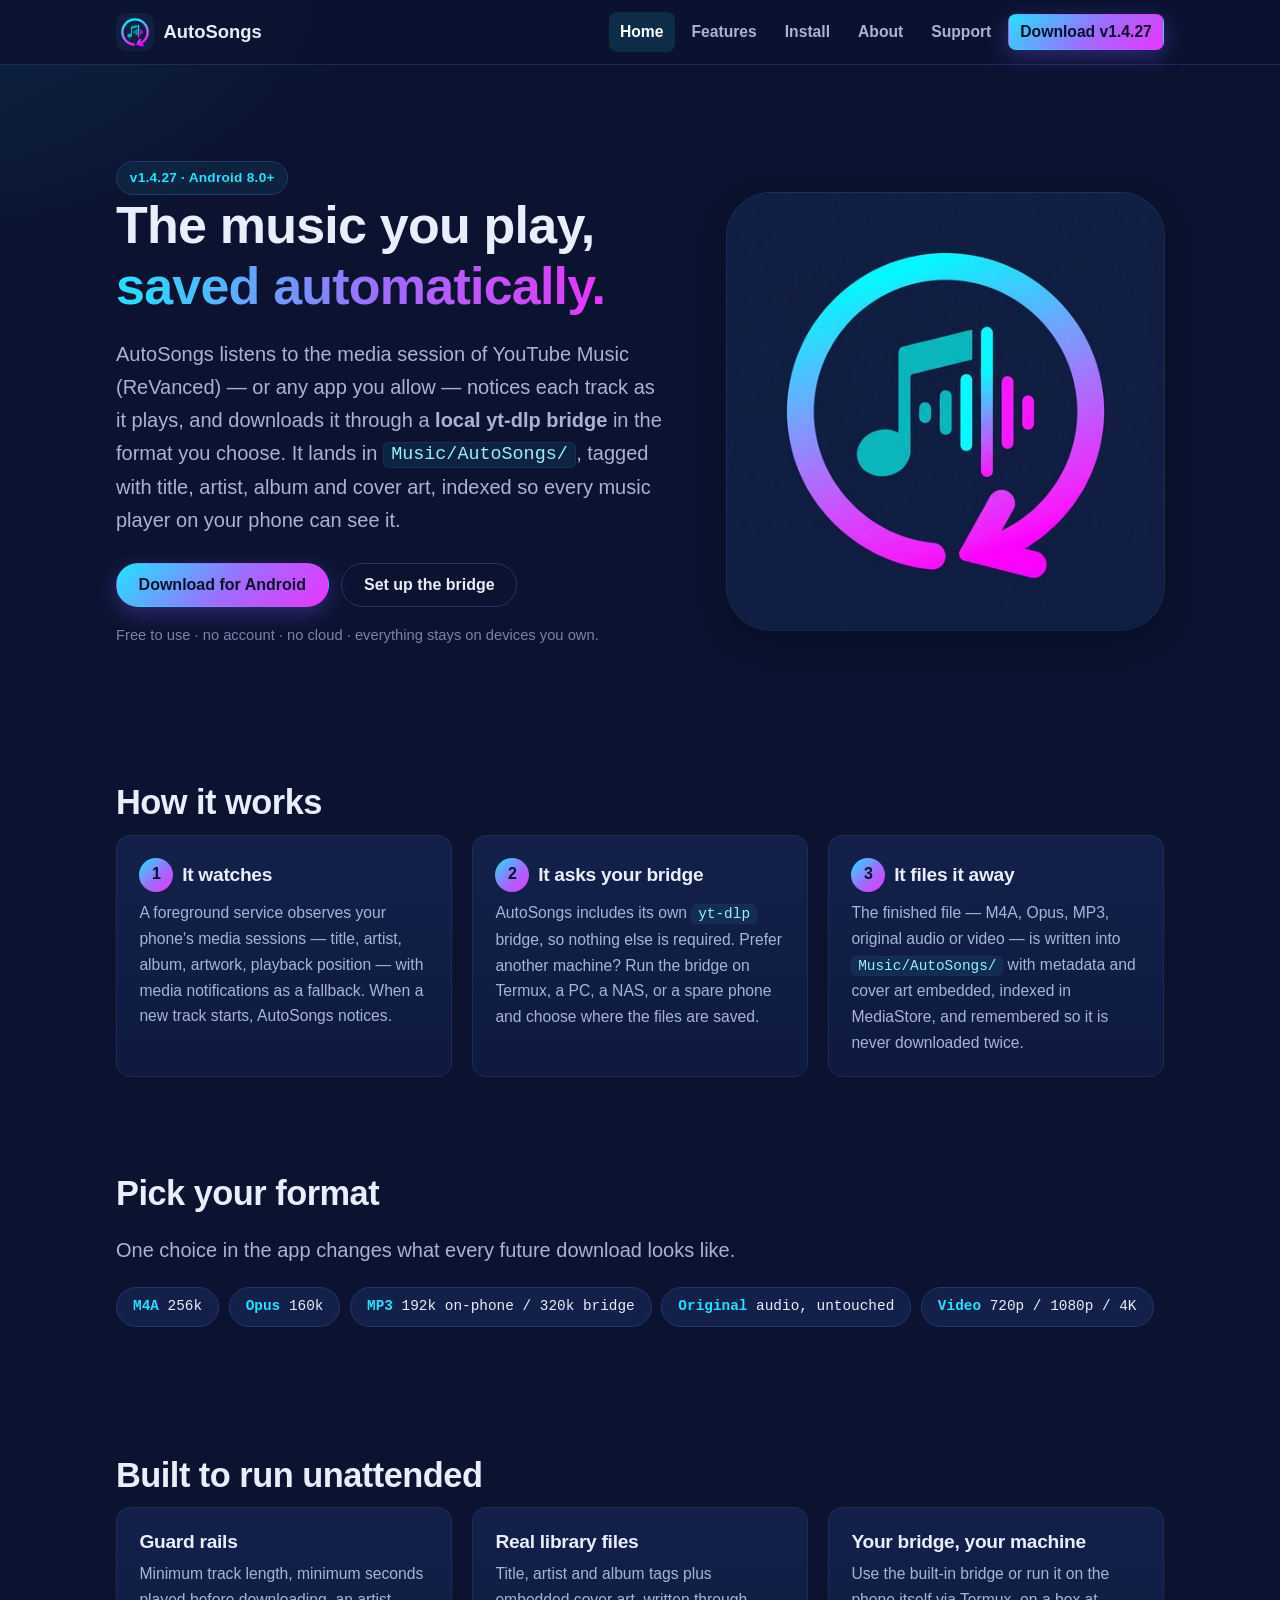
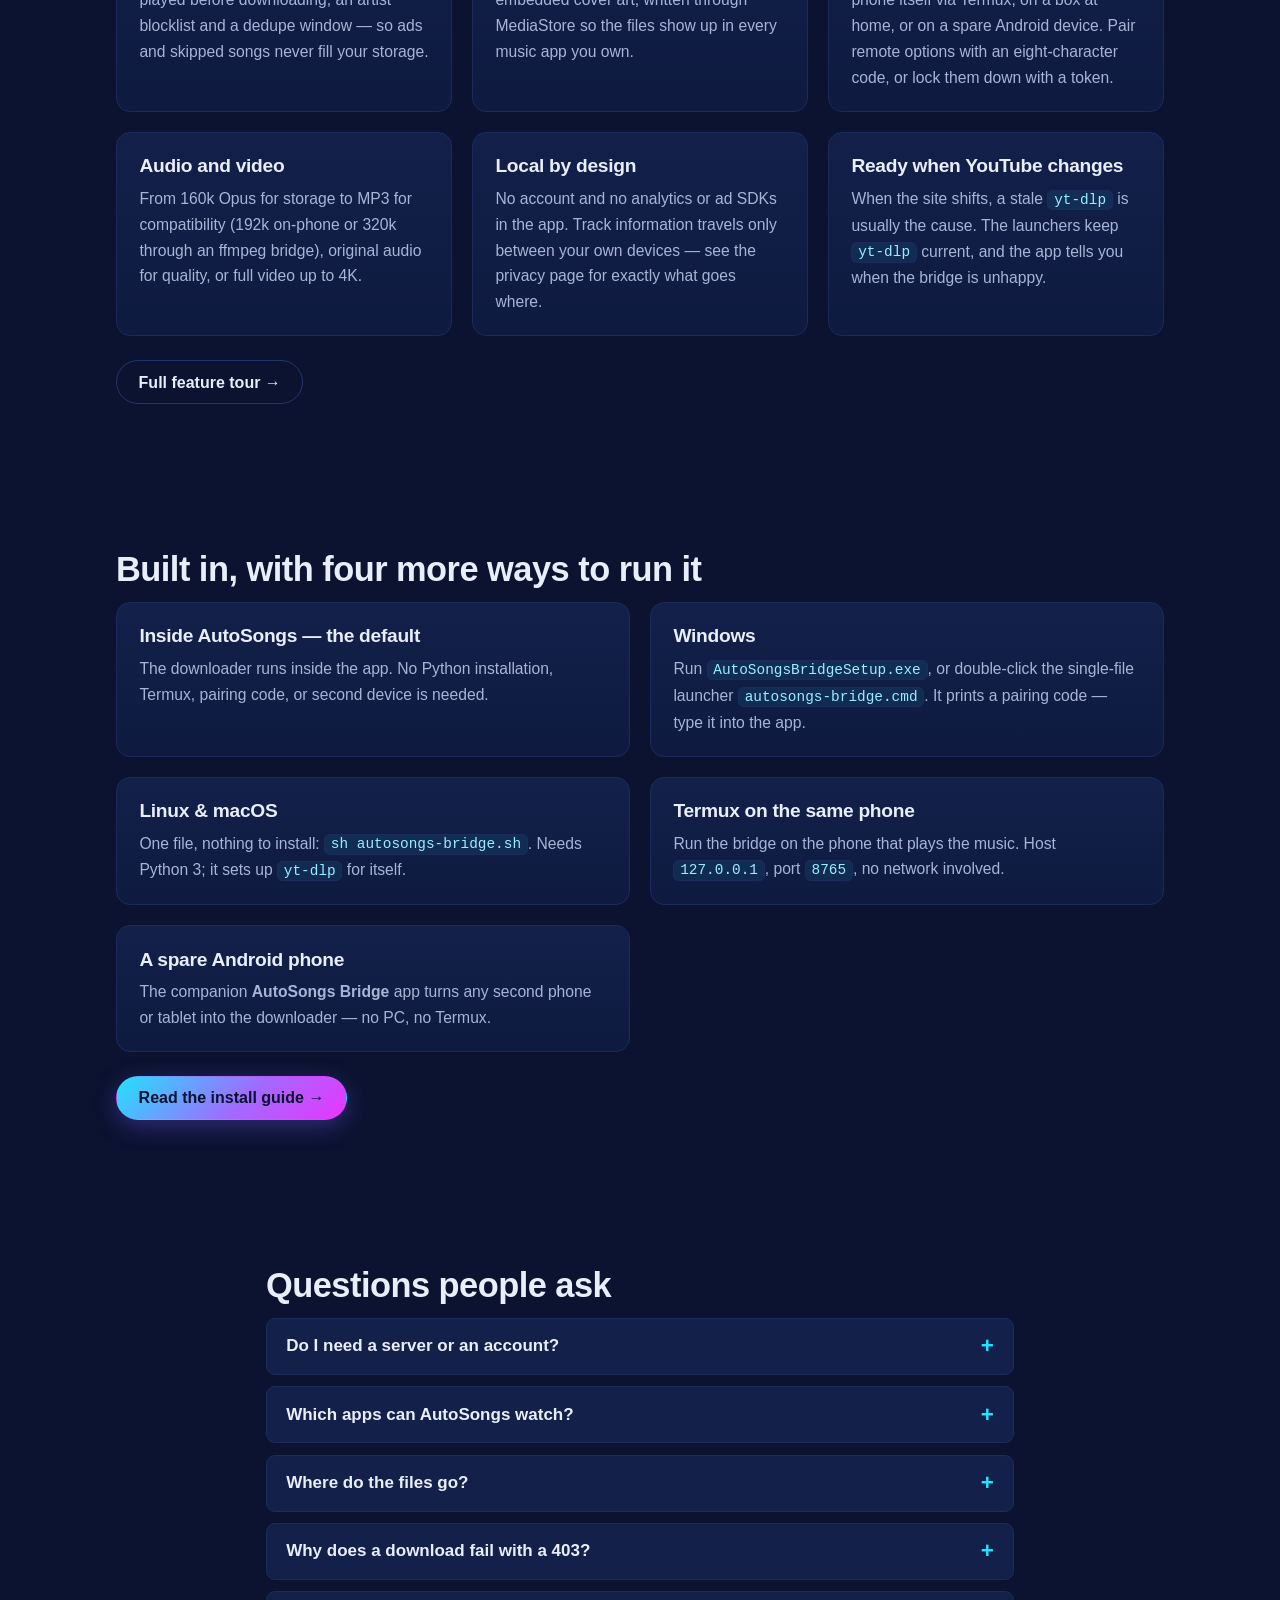
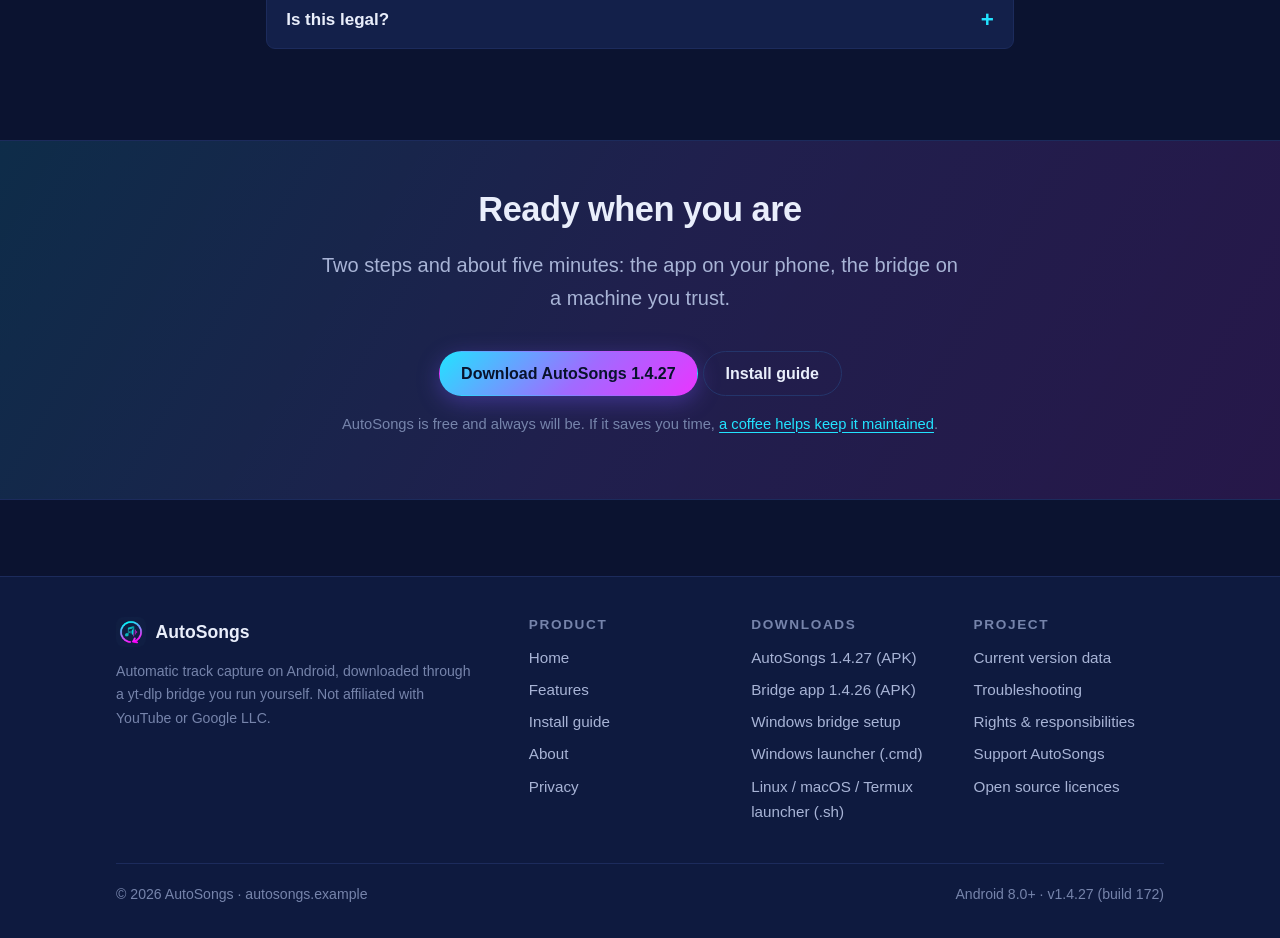
<file: website/index.html>
<!doctype html>
<html lang="en" class="no-js">
<head>
<meta charset="utf-8">
<meta name="viewport" content="width=device-width, initial-scale=1">
<title>AutoSongs — the music you play, saved automatically</title>
<meta name="description" content="AutoSongs for Android notices each track as it plays in YouTube Music (ReVanced) or any app you allow, and downloads it through your own local yt-dlp bridge — tagged, deduped and ready in every music app. Free, no account, no cloud.">
<link rel="canonical" href="https://autosongs.example/">
<meta property="og:site_name" content="AutoSongs">
<meta property="og:type" content="website">
<meta property="og:title" content="AutoSongs — the music you play, saved automatically">
<meta property="og:description" content="Automatic track capture on Android, downloaded through your own local yt-dlp bridge. No account, no cloud, no server in between.">
<meta property="og:url" content="https://autosongs.example/">
<meta property="og:image" content="https://autosongs.example/assets/img/og-image.png">
<meta name="twitter:card" content="summary_large_image">
<meta name="theme-color" content="#0b1330">
<link rel="icon" href="assets/img/favicon.ico">
<link rel="apple-touch-icon" href="assets/img/apple-touch-icon.png">
<link rel="manifest" href="site.webmanifest">
<link rel="stylesheet" href="assets/css/styles.css">
<script src="assets/js/app.js" defer></script>
</head>
<body>
<a class="skip-link" href="#main">Skip to main content</a>

<header class="site-header">
  <div class="container bar">
    <a class="brand" href="index.html">
      <img src="assets/img/logo-96.png" alt="" width="38" height="38">
      AutoSongs
    </a>
    <button class="nav-toggle" id="nav-toggle" type="button" aria-expanded="false" aria-controls="site-nav" aria-label="Toggle navigation menu"><span></span></button>
    <nav class="site-nav" id="site-nav" aria-label="Main navigation">
      <a href="index.html" aria-current="page">Home</a>
      <a href="features.html">Features</a>
      <a href="install.html">Install</a>
      <a href="about.html">About</a>
      <a href="about.html#support">Support</a>
      <a href="downloads/AutoSongs-1.4.27.apk" class="btn btn-primary btn-sm" download>Download&nbsp;v1.4.27</a>
    </nav>
  </div>
</header>

<main id="main">

  <!-- ============ HERO ============ -->
  <section class="hero">
    <div class="container">
      <div class="hero-grid">
        <div>
          <span class="chip">v1.4.27 &middot; Android 8.0+</span>
          <h1>The music you play, <span class="grad-text">saved automatically.</span></h1>
          <p class="lead">
            AutoSongs listens to the media session of YouTube Music (ReVanced) — or any
            app you allow — notices each track as it plays, and downloads it through a
            <strong>local yt-dlp bridge</strong> in the format you choose. It lands in
            <code>Music/AutoSongs/</code>, tagged with title, artist, album and cover
            art, indexed so every music player on your phone can see it.
          </p>
          <div class="hero-ctas">
            <a class="btn btn-primary" href="downloads/AutoSongs-1.4.27.apk" download>Download for Android</a>
            <a class="btn btn-ghost" href="install.html">Set up the bridge</a>
          </div>
          <p class="hero-note">Free to use &middot; no account &middot; no cloud &middot; everything stays on devices you own.</p>
        </div>
        <div class="hero-art">
          <img src="assets/img/logo-hero.jpg" alt="AutoSongs app icon: a teal music note and cyan-to-magenta waveform inside a gradient download-loop arrow on a dark navy background" width="480" height="480">
        </div>
      </div>
    </div>
  </section>

  <!-- ============ HOW IT WORKS ============ -->
  <section class="tight" aria-labelledby="how-title">
    <div class="container">
      <h2 id="how-title">How it works</h2>
      <div class="grid-3">
        <div class="card reveal">
          <h3><span class="num" aria-hidden="true">1</span> It watches</h3>
          <p>A foreground service observes your phone's media sessions — title, artist,
          album, artwork, playback position — with media notifications as a fallback.
          When a new track starts, AutoSongs notices.</p>
        </div>
        <div class="card reveal">
          <h3><span class="num" aria-hidden="true">2</span> It asks your bridge</h3>
          <p>AutoSongs includes its own <code>yt-dlp</code> bridge, so nothing else is
          required. Prefer another machine? Run the bridge on Termux, a PC, a NAS, or a
          spare phone and choose where the files are saved.</p>
        </div>
        <div class="card reveal">
          <h3><span class="num" aria-hidden="true">3</span> It files it away</h3>
          <p>The finished file — M4A, Opus, MP3, original audio or video — is written into
          <code>Music/AutoSongs/</code> with metadata and cover art embedded, indexed in
          MediaStore, and remembered so it is never downloaded twice.</p>
        </div>
      </div>
    </div>
  </section>

  <!-- ============ FORMATS ============ -->
  <section class="tight" aria-labelledby="fmt-title">
    <div class="container">
      <h2 id="fmt-title">Pick your format</h2>
      <p class="lead">One choice in the app changes what every future download looks like.</p>
      <div class="pill-row">
        <span class="pill"><strong>M4A</strong> 256k</span>
        <span class="pill"><strong>Opus</strong> 160k</span>
        <span class="pill"><strong>MP3</strong> 192k on-phone / 320k bridge</span>
        <span class="pill"><strong>Original</strong> audio, untouched</span>
        <span class="pill"><strong>Video</strong> 720p / 1080p / 4K</span>
      </div>
    </div>
  </section>

  <!-- ============ FEATURE HIGHLIGHTS ============ -->
  <section aria-labelledby="feat-title">
    <div class="container">
      <h2 id="feat-title">Built to run unattended</h2>
      <div class="grid-3">
        <a class="card card-link reveal" href="features.html#guardrails">
          <h3>Guard rails</h3>
          <p>Minimum track length, minimum seconds played before downloading, an artist
          blocklist and a dedupe window — so ads and skipped songs never fill your storage.</p>
        </a>
        <a class="card card-link reveal" href="features.html#metadata">
          <h3>Real library files</h3>
          <p>Title, artist and album tags plus embedded cover art, written through
          MediaStore so the files show up in every music app you own.</p>
        </a>
        <a class="card card-link reveal" href="features.html#bridge">
          <h3>Your bridge, your machine</h3>
          <p>Use the built-in bridge or run it on the phone itself via Termux, on a box at
          home, or on a spare Android device. Pair remote options with an eight-character
          code, or lock them down with a token.</p>
        </a>
        <a class="card card-link reveal" href="features.html#formats">
          <h3>Audio and video</h3>
          <p>From 160k Opus for storage to MP3 for compatibility (192k on-phone or
          320k through an ffmpeg bridge), original audio for quality, or full video up to 4K.</p>
        </a>
        <a class="card card-link reveal" href="privacy.html">
          <h3>Local by design</h3>
          <p>No account and no analytics or ad SDKs in the app. Track information travels
          only between your own devices — see the privacy page for exactly what goes where.</p>
        </a>
        <a class="card card-link reveal" href="install.html#troubleshooting">
          <h3>Ready when YouTube changes</h3>
          <p>When the site shifts, a stale <code>yt-dlp</code> is usually the cause. The
          launchers keep <code>yt-dlp</code> current, and the app tells you when the bridge
          is unhappy.</p>
        </a>
      </div>
      <p style="margin-top:1.5rem"><a class="btn btn-ghost" href="features.html">Full feature tour →</a></p>
    </div>
  </section>

  <!-- ============ BRIDGE PLATFORMS ============ -->
  <section class="tight" aria-labelledby="plat-title">
    <div class="container">
      <h2 id="plat-title">Built in, with four more ways to run it</h2>
      <div class="grid-2">
        <div class="card reveal">
          <h3>Inside AutoSongs — the default</h3>
          <p>The downloader runs inside the app. No Python installation, Termux, pairing
          code, or second device is needed.</p>
        </div>
        <div class="card reveal">
          <h3>Windows</h3>
          <p>Run <code>AutoSongsBridgeSetup.exe</code>, or double-click the single-file
          launcher <code>autosongs-bridge.cmd</code>. It prints a pairing code — type it into the app.</p>
        </div>
        <div class="card reveal">
          <h3>Linux &amp; macOS</h3>
          <p>One file, nothing to install: <code>sh autosongs-bridge.sh</code>. Needs
          Python&nbsp;3; it sets up <code>yt-dlp</code> for itself.</p>
        </div>
        <div class="card reveal">
          <h3>Termux on the same phone</h3>
          <p>Run the bridge on the phone that plays the music. Host
          <code>127.0.0.1</code>, port <code>8765</code>, no network involved.</p>
        </div>
        <div class="card reveal">
          <h3>A spare Android phone</h3>
          <p>The companion <strong>AutoSongs Bridge</strong> app turns any second phone or
          tablet into the downloader — no PC, no Termux.</p>
        </div>
      </div>
      <p style="margin-top:1.5rem"><a class="btn btn-primary" href="install.html">Read the install guide →</a></p>
    </div>
  </section>

  <!-- ============ FAQ ============ -->
  <section aria-labelledby="faq-title">
    <div class="container" style="max-width:820px">
      <h2 id="faq-title">Questions people ask</h2>
      <details>
        <summary>Do I need a server or an account?</summary>
        <p>No. The default bridge runs inside AutoSongs itself. You can also put the bridge
        in Termux, on a home computer, or on a spare Android device. AutoSongs has no user
        accounts, and the app talks only to your chosen bridge during normal use.</p>
      </details>
      <details>
        <summary>Which apps can AutoSongs watch?</summary>
        <p>Anything that publishes a media session or media notifications on your phone.
        It is built around YouTube Music (ReVanced), but other players work the same way —
        you choose which ones to allow.</p>
      </details>
      <details>
        <summary>Where do the files go?</summary>
        <p>Into <code>Music/AutoSongs/</code> on your phone, written through MediaStore so
        they appear in every music app installed on the device — not just inside AutoSongs.</p>
      </details>
      <details>
        <summary>Why does a download fail with a 403?</summary>
        <p>Almost always a stale <code>yt-dlp</code> after a YouTube change. Update it
        (<code>pip install -U yt-dlp</code>) or re-run the launcher, which keeps it current,
        and try again.</p>
      </details>
      <details>
        <summary>Is this legal?</summary>
        <p>AutoSongs is a tool. You are responsible for using it only on content you have
        the right to download — your own uploads, Creative Commons or public-domain
        material, or anything else your local law and licences permit. See the
        <a href="about.html#rights">rights notice</a>.</p>
      </details>
    </div>
  </section>

  <!-- ============ CTA ============ -->
  <section class="cta-band tight">
    <div class="container">
      <h2 class="mt-0">Ready when you are</h2>
      <p class="lead" style="margin-inline:auto">Two steps and about five minutes: the app on
      your phone, the bridge on a machine you trust.</p>
      <a class="btn btn-primary" href="downloads/AutoSongs-1.4.27.apk" download>Download AutoSongs 1.4.27</a>
      <a class="btn btn-ghost" href="install.html">Install guide</a>
      <p class="hero-note">AutoSongs is free and always will be. If it saves you time,
      <a href="https://ko-fi.com/autosongs" rel="noopener">a coffee helps keep it maintained</a>.</p>
    </div>
  </section>

</main>

<footer class="site-footer">
  <div class="container">
    <div class="footer-grid">
      <div>
        <div class="footer-brand"><img src="assets/img/logo-96.png" alt="" width="30" height="30"> AutoSongs</div>
        <p class="footer-note">Automatic track capture on Android, downloaded through a
        yt-dlp bridge you run yourself. Not affiliated with YouTube or Google LLC.</p>
      </div>
      <div>
        <h2>Product</h2>
        <ul>
          <li><a href="index.html">Home</a></li>
          <li><a href="features.html">Features</a></li>
          <li><a href="install.html">Install guide</a></li>
          <li><a href="about.html">About</a></li>
          <li><a href="privacy.html">Privacy</a></li>
        </ul>
      </div>
      <div>
        <h2>Downloads</h2>
        <ul>
          <li><a href="downloads/AutoSongs-1.4.27.apk" download>AutoSongs 1.4.27 (APK)</a></li>
          <li><a href="downloads/AutoSongsBridge-1.4.26.apk" download>Bridge app 1.4.26 (APK)</a></li>
          <li><a href="downloads/AutoSongsBridgeSetup.exe" download>Windows bridge setup</a></li>
          <li><a href="downloads/autosongs-bridge.cmd" download>Windows launcher (.cmd)</a></li>
          <li><a href="downloads/autosongs-bridge.sh" download>Linux / macOS / Termux launcher (.sh)</a></li>
        </ul>
      </div>
      <div>
        <h2>Project</h2>
        <ul>
          <li><a href="version.json">Current version data</a></li>
          <li><a href="install.html#troubleshooting">Troubleshooting</a></li>
          <li><a href="about.html#rights">Rights &amp; responsibilities</a></li>
          <li><a href="https://ko-fi.com/autosongs" rel="noopener">Support AutoSongs</a></li>
          <li><a href="about.html#rights">Open source licences</a></li>
        </ul>
      </div>
    </div>
    <div class="footer-bottom">
      <span>© <span class="year" data-year>2026</span> AutoSongs &middot; autosongs.example</span>
      <span>Android 8.0+ &middot; v1.4.27 (build 172)</span>
    </div>
  </div>
</footer>

</body>
</html>
</file>
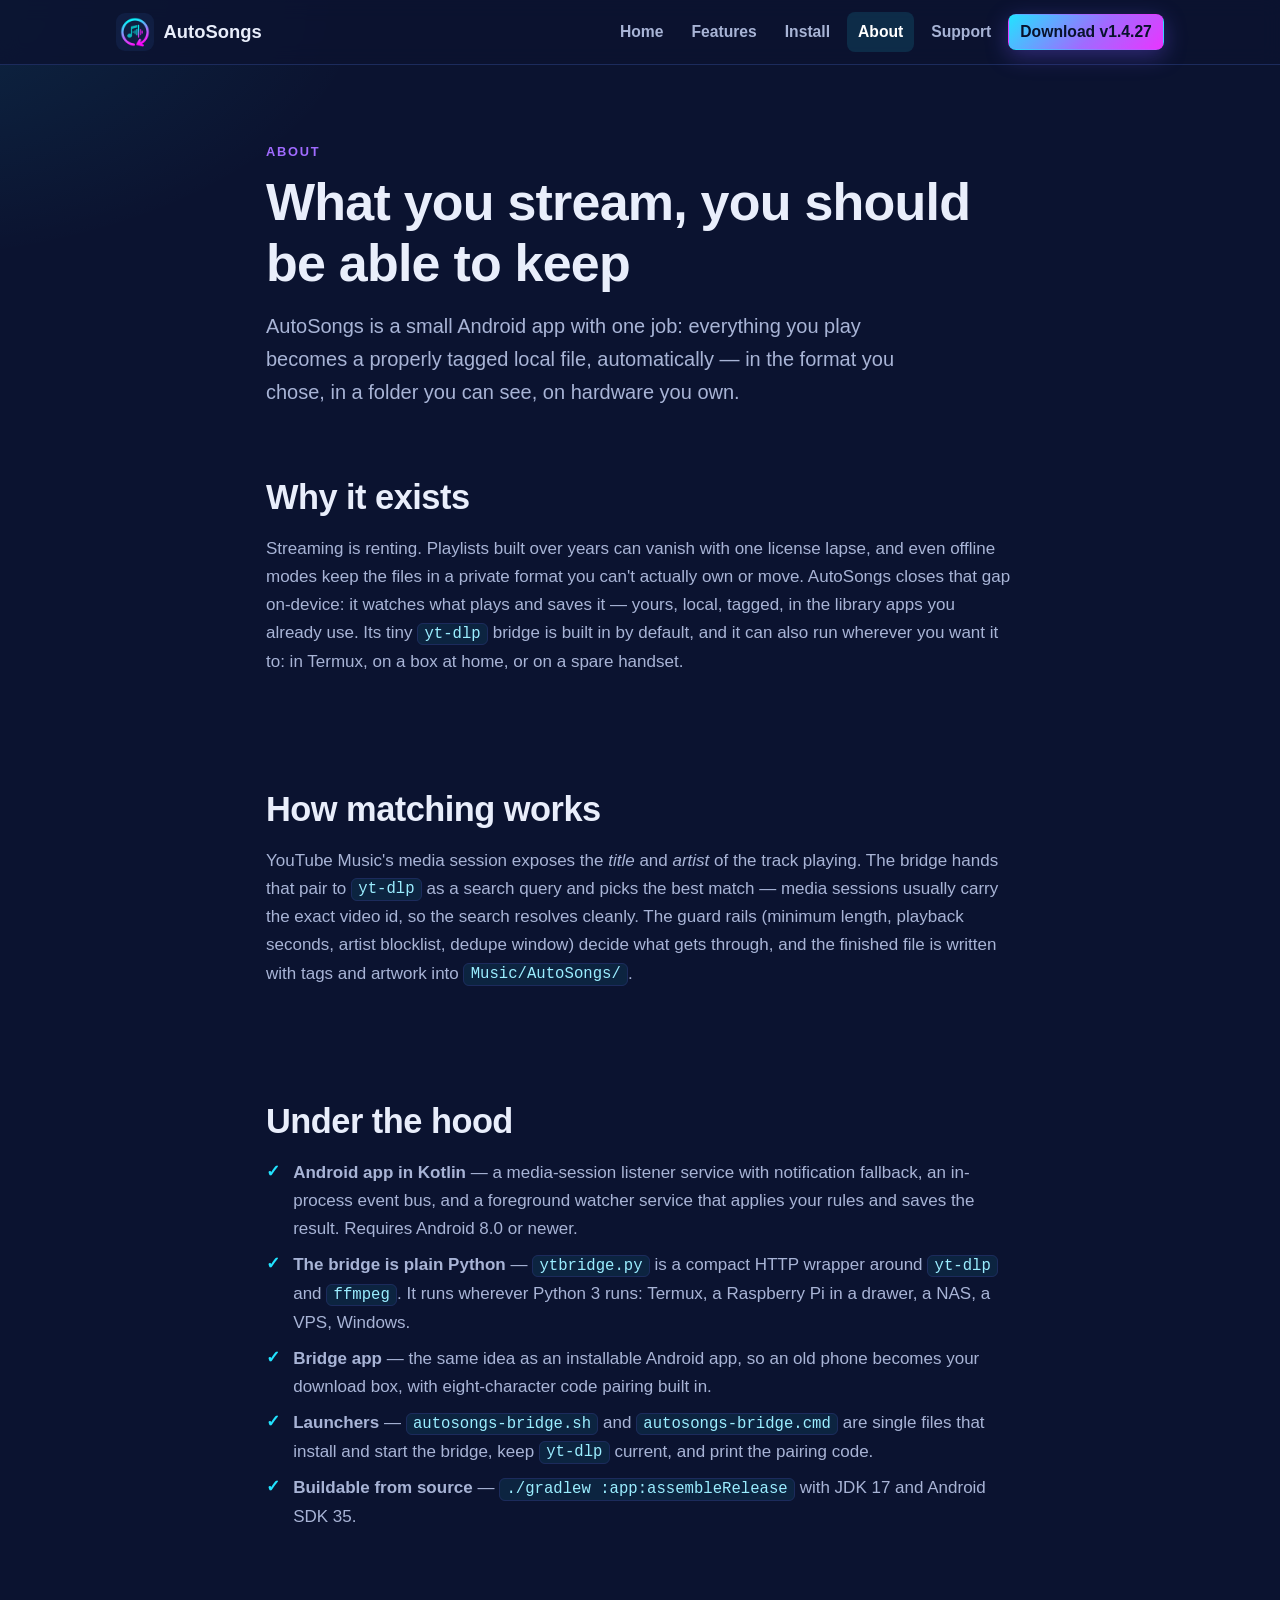
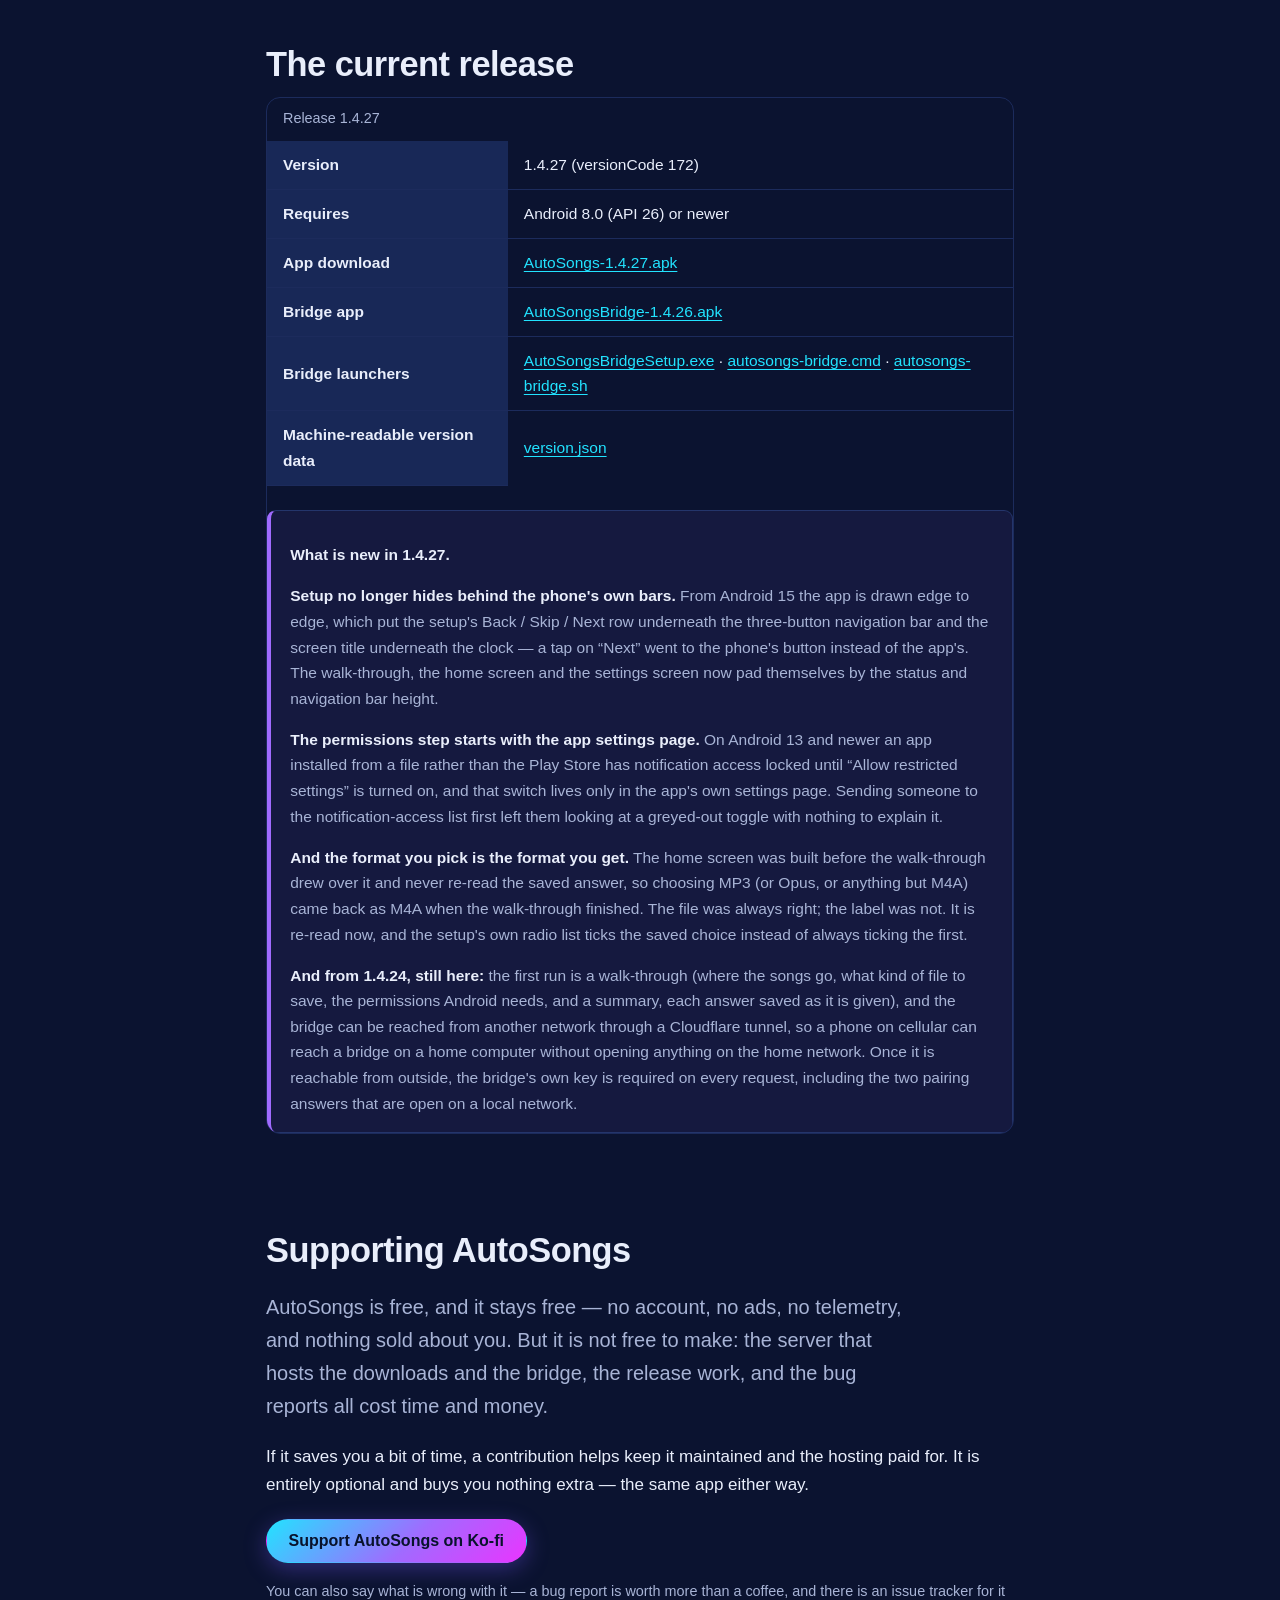
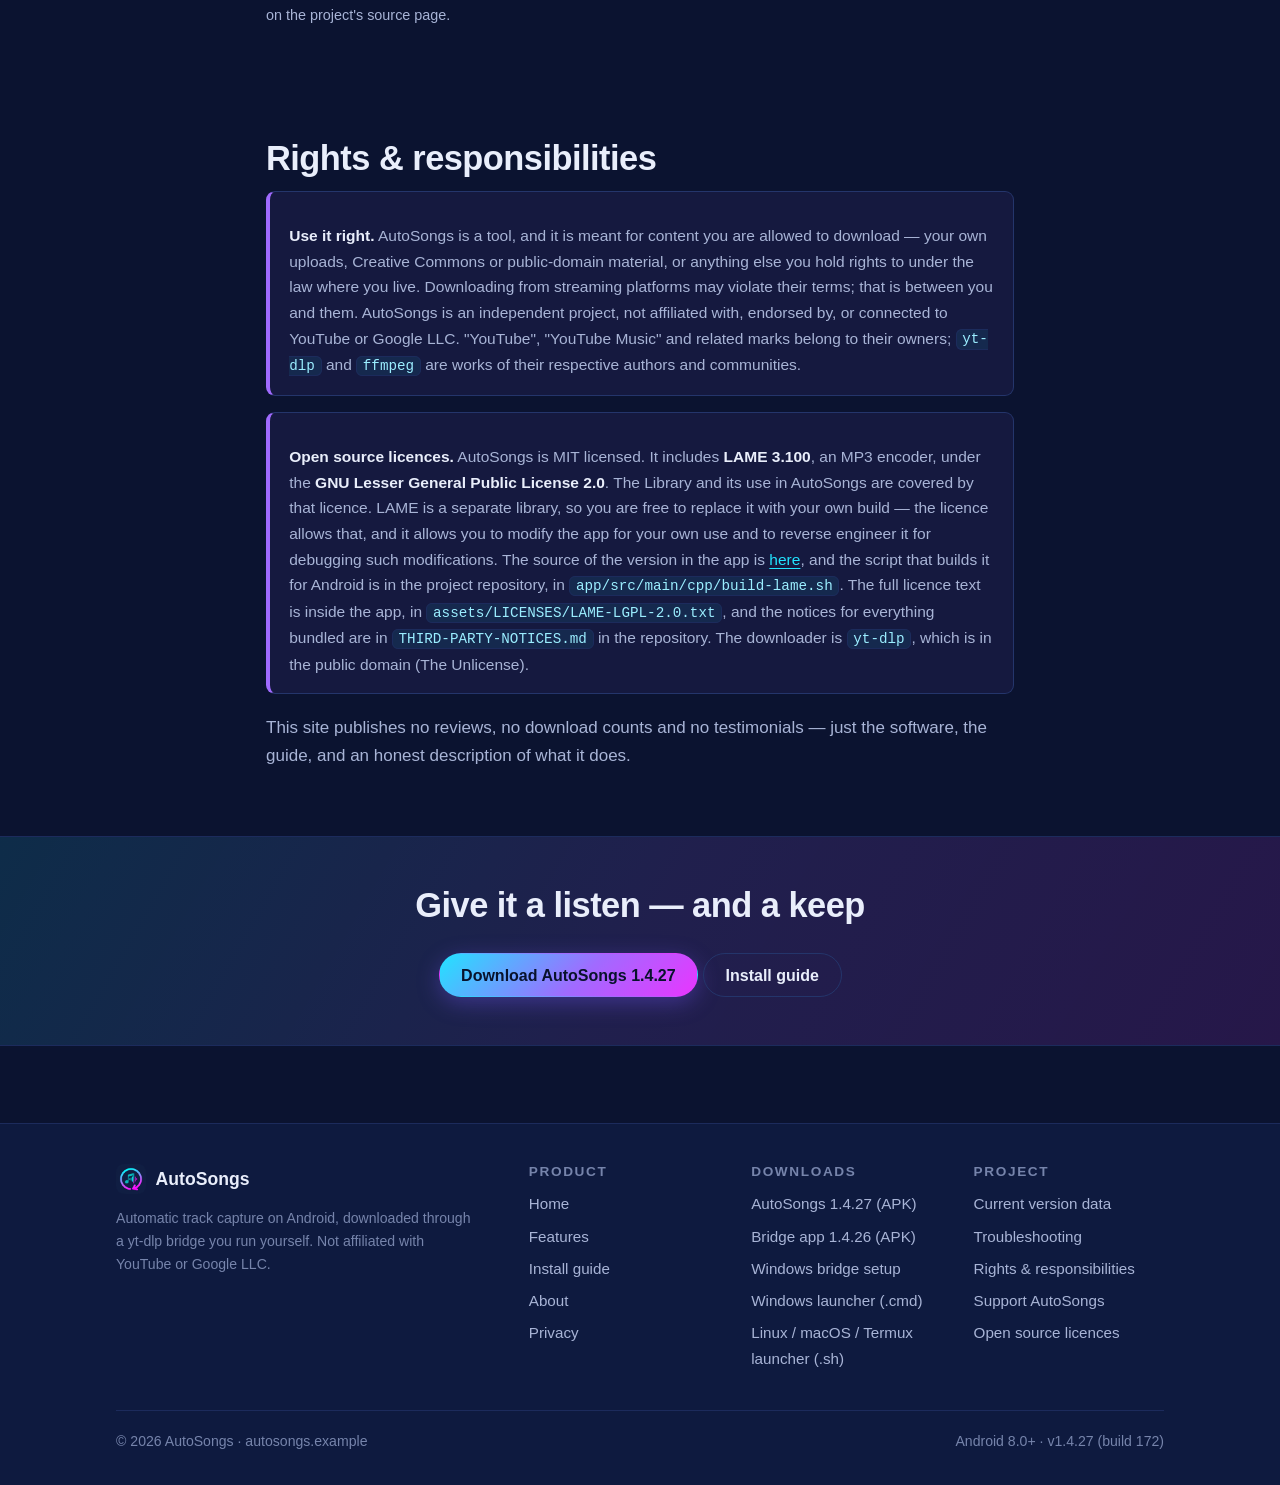
<file: website/about.html>
<!doctype html>
<html lang="en" class="no-js">
<head>
<meta charset="utf-8">
<meta name="viewport" content="width=device-width, initial-scale=1">
<title>About — AutoSongs</title>
<meta name="description" content="What AutoSongs is, why it exists, how track matching works, what it is built from, and the rights notice. Version 1.4.27, Android 8.0+.">
<link rel="canonical" href="https://autosongs.example/about.html">
<meta property="og:site_name" content="AutoSongs">
<meta property="og:type" content="website">
<meta property="og:title" content="About — AutoSongs">
<meta property="og:description" content="A small Android app with one job: everything you play becomes a properly tagged local file, automatically.">
<meta property="og:url" content="https://autosongs.example/about.html">
<meta property="og:image" content="https://autosongs.example/assets/img/og-image.png">
<meta name="twitter:card" content="summary_large_image">
<meta name="theme-color" content="#0b1330">
<link rel="icon" href="assets/img/favicon.ico">
<link rel="apple-touch-icon" href="assets/img/apple-touch-icon.png">
<link rel="manifest" href="site.webmanifest">
<link rel="stylesheet" href="assets/css/styles.css">
<script src="assets/js/app.js" defer></script>
</head>
<body>
<a class="skip-link" href="#main">Skip to main content</a>

<header class="site-header">
  <div class="container bar">
    <a class="brand" href="index.html">
      <img src="assets/img/logo-96.png" alt="" width="38" height="38">
      AutoSongs
    </a>
    <button class="nav-toggle" id="nav-toggle" type="button" aria-expanded="false" aria-controls="site-nav" aria-label="Toggle navigation menu"><span></span></button>
    <nav class="site-nav" id="site-nav" aria-label="Main navigation">
      <a href="index.html">Home</a>
      <a href="features.html">Features</a>
      <a href="install.html">Install</a>
      <a href="about.html" aria-current="page">About</a>
      <a href="about.html#support">Support</a>
      <a href="downloads/AutoSongs-1.4.27.apk" class="btn btn-primary btn-sm" download>Download&nbsp;v1.4.27</a>
    </nav>
  </div>
</header>

<main id="main">

  <section class="page-hero">
    <div class="container" style="max-width:820px">
      <span class="eyebrow">About</span>
      <h1>What you stream, you should be able to keep</h1>
      <p class="lead">AutoSongs is a small Android app with one job: everything you play
      becomes a properly tagged local file, automatically — in the format you chose, in a
      folder you can see, on hardware you own.</p>
    </div>
  </section>

  <section class="tight" aria-labelledby="story-title">
    <div class="container" style="max-width:820px">
      <h2 id="story-title">Why it exists</h2>
      <p class="muted">Streaming is renting. Playlists built over years can vanish with one
      license lapse, and even offline modes keep the files in a private format you can't
      actually own or move. AutoSongs closes that gap on-device: it watches what plays and
      saves it — yours, local, tagged, in the library apps you already use. Its tiny
      <code>yt-dlp</code> bridge is built in by default, and it can also run wherever you
      want it to: in Termux, on a box at home, or on a spare handset.</p>
    </div>
  </section>

  <section class="tight" id="how" aria-labelledby="how-title">
    <div class="container" style="max-width:820px">
      <h2 id="how-title">How matching works</h2>
      <p class="muted">YouTube Music's media session exposes the <em>title</em> and
      <em>artist</em> of the track playing. The bridge hands that pair to
      <code>yt-dlp</code> as a search query and picks the best match — media sessions
      usually carry the exact video id, so the search resolves cleanly. The guard rails
      (minimum length, playback seconds, artist blocklist, dedupe window) decide what gets
      through, and the finished file is written with tags and artwork into
      <code>Music/AutoSongs/</code>.</p>
    </div>
  </section>

  <section class="tight" aria-labelledby="hood-title">
    <div class="container" style="max-width:820px">
      <h2 id="hood-title">Under the hood</h2>
      <ul class="checks">
        <li><strong>Android app in Kotlin</strong> — a media-session listener service with
        notification fallback, an in-process event bus, and a foreground watcher service
        that applies your rules and saves the result. Requires Android 8.0 or newer.</li>
        <li><strong>The bridge is plain Python</strong> — <code>ytbridge.py</code> is a
        compact HTTP wrapper around <code>yt-dlp</code> and <code>ffmpeg</code>. It runs
        wherever Python&nbsp;3 runs: Termux, a Raspberry Pi in a drawer, a NAS, a VPS,
        Windows.</li>
        <li><strong>Bridge app</strong> — the same idea as an installable Android app, so an
        old phone becomes your download box, with eight-character code pairing built in.</li>
        <li><strong>Launchers</strong> — <code>autosongs-bridge.sh</code> and
        <code>autosongs-bridge.cmd</code> are single files that install and start the bridge,
        keep <code>yt-dlp</code> current, and print the pairing code.</li>
        <li><strong>Buildable from source</strong> — <code>./gradlew :app:assembleRelease</code>
        with JDK 17 and Android SDK 35.</li>
      </ul>
    </div>
  </section>

  <section class="tight" aria-labelledby="release-title">
    <div class="container" style="max-width:820px">
      <h2 id="release-title">The current release</h2>
      <div class="table-wrap">
        <table>
          <caption class="muted small" style="padding:.6rem 1rem; text-align:left">Release 1.4.27</caption>
          <tbody>
            <tr><th scope="row">Version</th><td>1.4.27 (versionCode 172)</td></tr>
            <tr><th scope="row">Requires</th><td>Android 8.0 (API 26) or newer</td></tr>
            <tr><th scope="row">App download</th><td><a href="downloads/AutoSongs-1.4.27.apk" download>AutoSongs-1.4.27.apk</a></td></tr>
            <tr><th scope="row">Bridge app</th><td><a href="downloads/AutoSongsBridge-1.4.26.apk" download>AutoSongsBridge-1.4.26.apk</a></td></tr>
            <tr><th scope="row">Bridge launchers</th><td><a href="downloads/AutoSongsBridgeSetup.exe" download>AutoSongsBridgeSetup.exe</a> · <a href="downloads/autosongs-bridge.cmd" download>autosongs-bridge.cmd</a> · <a href="downloads/autosongs-bridge.sh" download>autosongs-bridge.sh</a></td></tr>
            <tr><th scope="row">Machine-readable version data</th><td><a href="version.json">version.json</a></td></tr>
          </tbody>
        </table>

        <div class="notice" style="margin-top:1.5rem">
          <p class="mb-0"><strong>What is new in 1.4.27.</strong></p>
          <p><strong>Setup no longer hides behind the phone's own bars.</strong>
          From Android 15 the app is drawn edge to edge, which put the setup's
          Back / Skip / Next row underneath the three-button navigation bar and
          the screen title underneath the clock &mdash; a tap on &ldquo;Next&rdquo;
          went to the phone's button instead of the app's. The walk-through, the
          home screen and the settings screen now pad themselves by the status
          and navigation bar height.</p>
          <p><strong>The permissions step starts with the app settings page.</strong>
          On Android 13 and newer an app installed from a file rather than the
          Play Store has notification access locked until &ldquo;Allow restricted
          settings&rdquo; is turned on, and that switch lives only in the app's own
          settings page. Sending someone to the notification-access list first
          left them looking at a greyed-out toggle with nothing to explain it.</p>
          <p><strong>And the format you pick is the format you get.</strong> The
          home screen was built before the walk-through drew over it and never
          re-read the saved answer, so choosing MP3 (or Opus, or anything but
          M4A) came back as M4A when the walk-through finished. The file was
          always right; the label was not. It is re-read now, and the setup's own
          radio list ticks the saved choice instead of always ticking the first.</p>
          <p class="mb-0"><strong>And from 1.4.24, still here:</strong> the first
          run is a walk-through (where the songs go, what kind of file to save,
          the permissions Android needs, and a summary, each answer saved as it
          is given), and the bridge can be reached from another network through a
          Cloudflare tunnel, so a phone on cellular can reach a bridge on a home
          computer without opening anything on the home network. Once it is
          reachable from outside, the bridge's own key is required on every
          request, including the two pairing answers that are open on a local
          network.</p>
        </div>
      </div>
    </div>
  </section>

  <section class="tight" id="support" aria-labelledby="support-title">
    <div class="container" style="max-width:820px">
      <h2 id="support-title">Supporting AutoSongs</h2>
      <p class="lead">AutoSongs is free, and it stays free — no account, no ads, no
      telemetry, and nothing sold about you. But it is not free to make: the
      server that hosts the downloads and the bridge, the release work, and the
      bug reports all cost time and money.</p>
      <p>If it saves you a bit of time, a contribution helps keep it maintained
      and the hosting paid for. It is entirely optional and buys you nothing
      extra — the same app either way.</p>
      <p style="margin-top:1.25rem">
        <a class="btn btn-primary" href="https://ko-fi.com/autosongs" rel="noopener">Support AutoSongs on Ko-fi</a>
      </p>
      <p class="muted small" style="margin-top:1rem">You can also say what is
      wrong with it — a bug report is worth more than a coffee, and there is an
      issue tracker for it on the project's source page.</p>
    </div>
  </section>

  <section class="tight" id="rights" aria-labelledby="rights-title">
    <div class="container" style="max-width:820px">
      <h2 id="rights-title">Rights &amp; responsibilities</h2>
      <div class="notice">
        <p class="mb-0"><strong>Use it right.</strong> AutoSongs is a tool, and it is meant
        for content you are allowed to download — your own uploads, Creative Commons or
        public-domain material, or anything else you hold rights to under the law where you
        live. Downloading from streaming platforms may violate their terms; that is between
        you and them. AutoSongs is an independent project, not affiliated with, endorsed by,
        or connected to YouTube or Google LLC. "YouTube", "YouTube Music" and related marks
        belong to their owners; <code>yt-dlp</code> and <code>ffmpeg</code> are works of
        their respective authors and communities.</p>
      </div>
      <div class="notice" style="margin-top:1rem">
        <p class="mb-0"><strong>Open source licences.</strong> AutoSongs is MIT licensed.
        It includes <strong>LAME 3.100</strong>, an MP3 encoder, under the
        <strong>GNU Lesser General Public License 2.0</strong>. The Library and its use in
        AutoSongs are covered by that licence. LAME is a separate library, so you are free
        to replace it with your own build — the licence allows that, and it allows you to
        modify the app for your own use and to reverse engineer it for debugging such
        modifications. The source of the version in the app is
        <a href="https://downloads.sourceforge.net/project/lame/lame/3.100/lame-3.100.tar.gz">here</a>,
        and the script that builds it for Android is in the project repository, in
        <code>app/src/main/cpp/build-lame.sh</code>. The full licence text is inside the
        app, in <code>assets/LICENSES/LAME-LGPL-2.0.txt</code>, and the notices for
        everything bundled are in <code>THIRD-PARTY-NOTICES.md</code> in the repository.
        The downloader is <code>yt-dlp</code>, which is in the public domain
        (The Unlicense).</p>
      </div>
      <p class="muted" style="margin-top:1.25rem">This site publishes no reviews, no
      download counts and no testimonials — just the software, the guide, and an honest
      description of what it does.</p>
    </div>
  </section>

  <section class="cta-band tight">
    <div class="container">
      <h2 class="mt-0">Give it a listen — and a keep</h2>
      <a class="btn btn-primary" href="downloads/AutoSongs-1.4.27.apk" download>Download AutoSongs 1.4.27</a>
      <a class="btn btn-ghost" href="install.html">Install guide</a>
    </div>
  </section>

</main>

<footer class="site-footer">
  <div class="container">
    <div class="footer-grid">
      <div>
        <div class="footer-brand"><img src="assets/img/logo-96.png" alt="" width="30" height="30"> AutoSongs</div>
        <p class="footer-note">Automatic track capture on Android, downloaded through a
        yt-dlp bridge you run yourself. Not affiliated with YouTube or Google LLC.</p>
      </div>
      <div>
        <h2>Product</h2>
        <ul>
          <li><a href="index.html">Home</a></li>
          <li><a href="features.html">Features</a></li>
          <li><a href="install.html">Install guide</a></li>
          <li><a href="about.html">About</a></li>
          <li><a href="privacy.html">Privacy</a></li>
        </ul>
      </div>
      <div>
        <h2>Downloads</h2>
        <ul>
          <li><a href="downloads/AutoSongs-1.4.27.apk" download>AutoSongs 1.4.27 (APK)</a></li>
          <li><a href="downloads/AutoSongsBridge-1.4.26.apk" download>Bridge app 1.4.26 (APK)</a></li>
          <li><a href="downloads/AutoSongsBridgeSetup.exe" download>Windows bridge setup</a></li>
          <li><a href="downloads/autosongs-bridge.cmd" download>Windows launcher (.cmd)</a></li>
          <li><a href="downloads/autosongs-bridge.sh" download>Linux / macOS / Termux launcher (.sh)</a></li>
        </ul>
      </div>
      <div>
        <h2>Project</h2>
        <ul>
          <li><a href="version.json">Current version data</a></li>
          <li><a href="install.html#troubleshooting">Troubleshooting</a></li>
          <li><a href="about.html#rights">Rights &amp; responsibilities</a></li>
          <li><a href="https://ko-fi.com/autosongs" rel="noopener">Support AutoSongs</a></li>
          <li><a href="about.html#rights">Open source licences</a></li>
        </ul>
      </div>
    </div>
    <div class="footer-bottom">
      <span>© <span class="year" data-year>2026</span> AutoSongs &middot; autosongs.example</span>
      <span>Android 8.0+ &middot; v1.4.27 (build 172)</span>
    </div>
  </div>
</footer>

</body>
</html>
</file>
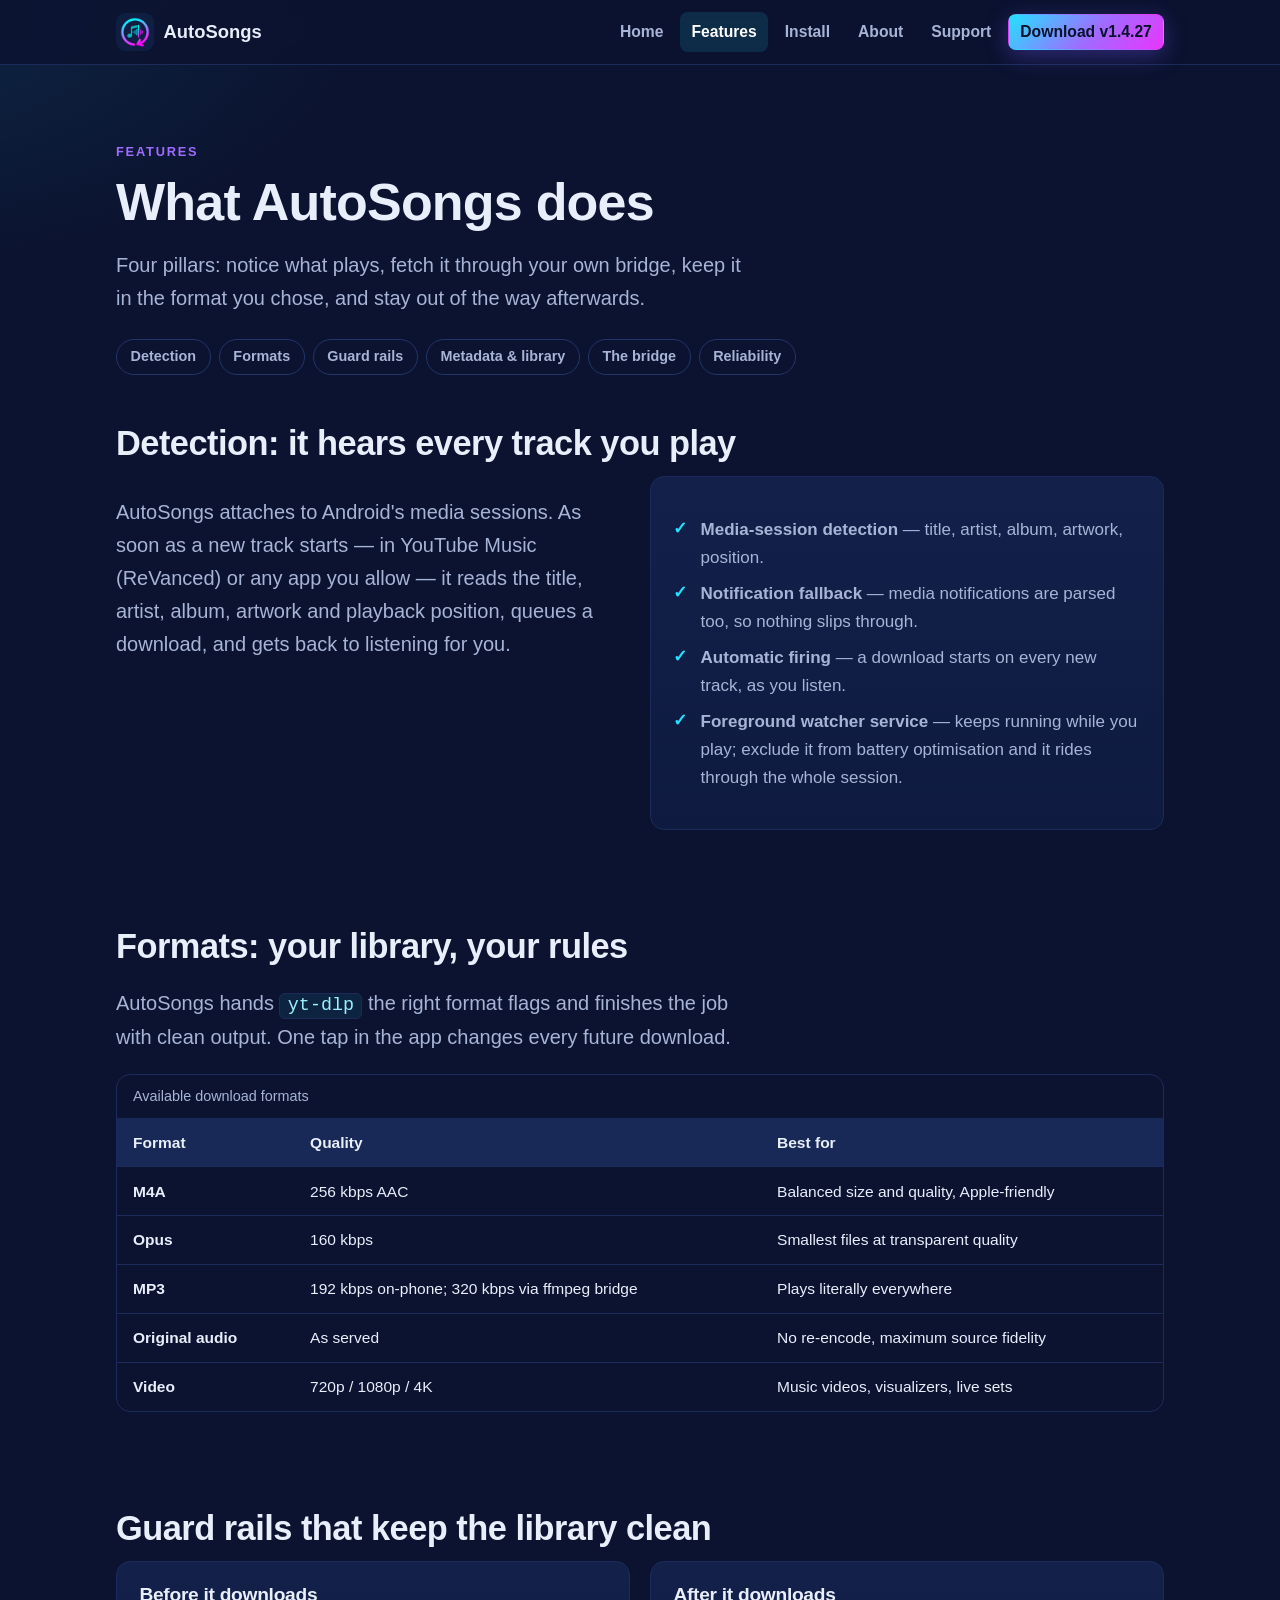
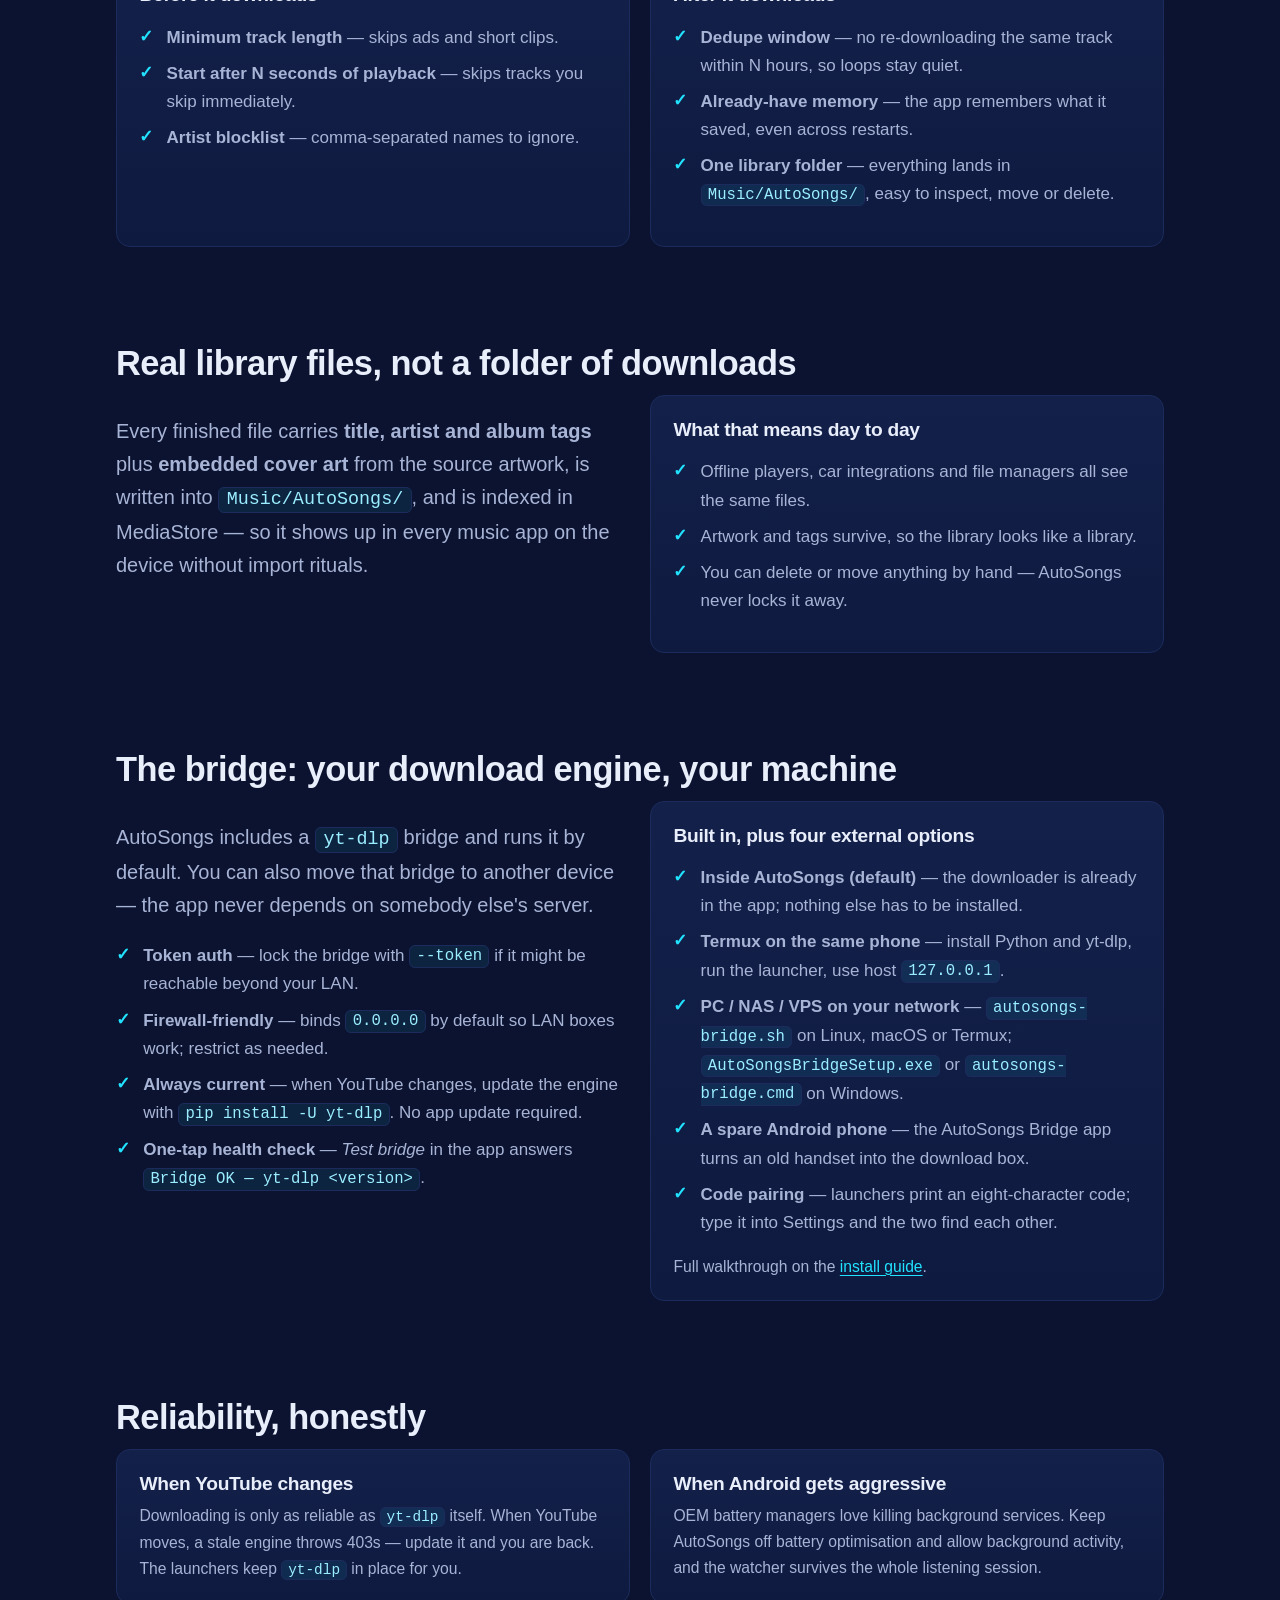
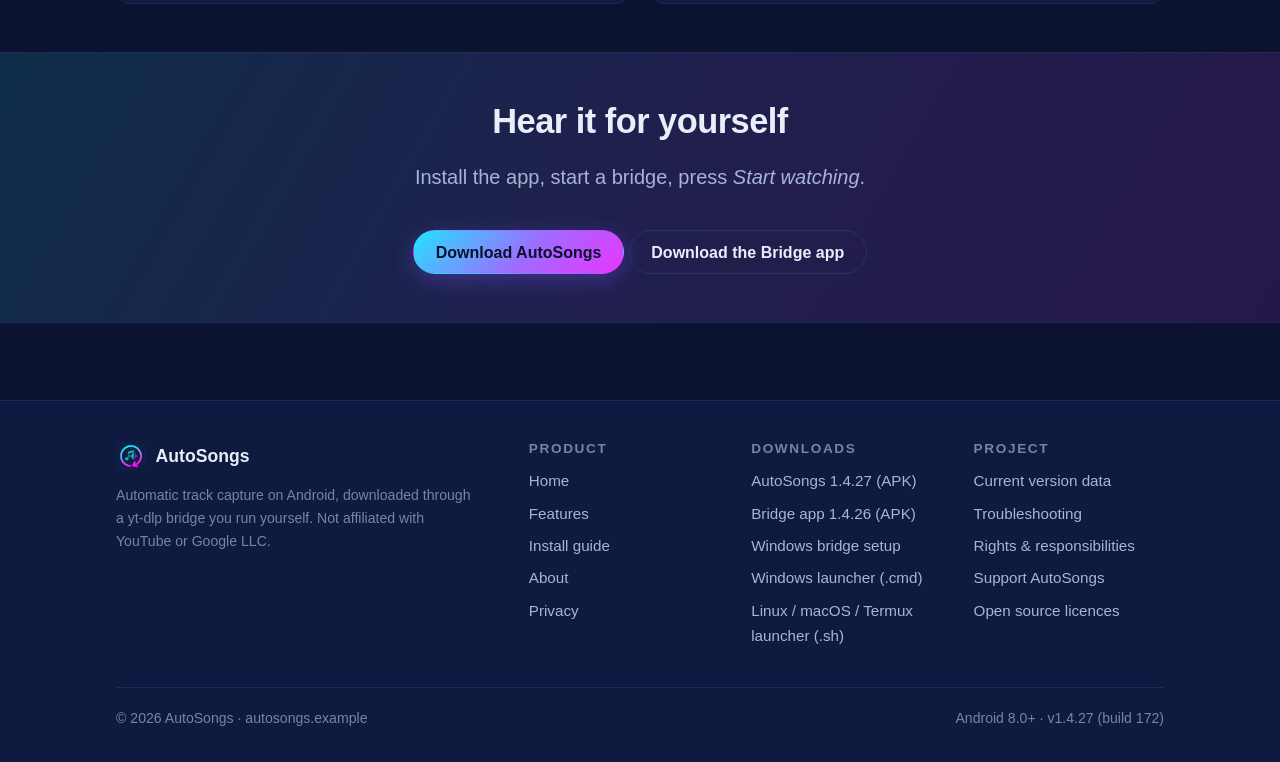
<file: website/features.html>
<!doctype html>
<html lang="en" class="no-js">
<head>
<meta charset="utf-8">
<meta name="viewport" content="width=device-width, initial-scale=1">
<title>Features — AutoSongs</title>
<meta name="description" content="AutoSongs feature tour: media-session detection, download formats from Opus 160k to 4K video, guard rails, metadata and MediaStore indexing, and the local yt-dlp bridge.">
<link rel="canonical" href="https://autosongs.example/features.html">
<meta property="og:site_name" content="AutoSongs">
<meta property="og:type" content="website">
<meta property="og:title" content="Features — AutoSongs">
<meta property="og:description" content="Detection, formats, guard rails, metadata and the bridge — everything AutoSongs does, in detail.">
<meta property="og:url" content="https://autosongs.example/features.html">
<meta property="og:image" content="https://autosongs.example/assets/img/og-image.png">
<meta name="twitter:card" content="summary_large_image">
<meta name="theme-color" content="#0b1330">
<link rel="icon" href="assets/img/favicon.ico">
<link rel="apple-touch-icon" href="assets/img/apple-touch-icon.png">
<link rel="manifest" href="site.webmanifest">
<link rel="stylesheet" href="assets/css/styles.css">
<script src="assets/js/app.js" defer></script>
</head>
<body>
<a class="skip-link" href="#main">Skip to main content</a>

<header class="site-header">
  <div class="container bar">
    <a class="brand" href="index.html">
      <img src="assets/img/logo-96.png" alt="" width="38" height="38">
      AutoSongs
    </a>
    <button class="nav-toggle" id="nav-toggle" type="button" aria-expanded="false" aria-controls="site-nav" aria-label="Toggle navigation menu"><span></span></button>
    <nav class="site-nav" id="site-nav" aria-label="Main navigation">
      <a href="index.html">Home</a>
      <a href="features.html" aria-current="page">Features</a>
      <a href="install.html">Install</a>
      <a href="about.html">About</a>
      <a href="about.html#support">Support</a>
      <a href="downloads/AutoSongs-1.4.27.apk" class="btn btn-primary btn-sm" download>Download&nbsp;v1.4.27</a>
    </nav>
  </div>
</header>

<main id="main">

  <section class="page-hero">
    <div class="container">
      <span class="eyebrow">Features</span>
      <h1>What AutoSongs does</h1>
      <p class="lead">Four pillars: notice what plays, fetch it through your own bridge,
      keep it in the format you chose, and stay out of the way afterwards.</p>
      <nav class="toc" aria-label="On this page">
        <a href="#detection">Detection</a>
        <a href="#formats">Formats</a>
        <a href="#guardrails">Guard rails</a>
        <a href="#metadata">Metadata &amp; library</a>
        <a href="#bridge">The bridge</a>
        <a href="#reliability">Reliability</a>
      </nav>
    </div>
  </section>

  <!-- ============ DETECTION ============ -->
  <section class="tight" id="detection" aria-labelledby="det-title">
    <div class="container">
      <h2 id="det-title">Detection: it hears every track you play</h2>
      <div class="grid-2">
        <div>
          <p class="lead">AutoSongs attaches to Android's media sessions. As soon as a new
          track starts — in YouTube Music (ReVanced) or any app you allow — it reads the
          title, artist, album, artwork and playback position, queues a download, and gets
          back to listening for you.</p>
        </div>
        <div class="card">
          <ul class="checks">
            <li><strong>Media-session detection</strong> — title, artist, album, artwork, position.</li>
            <li><strong>Notification fallback</strong> — media notifications are parsed too, so nothing slips through.</li>
            <li><strong>Automatic firing</strong> — a download starts on every new track, as you listen.</li>
            <li><strong>Foreground watcher service</strong> — keeps running while you play; exclude it from battery optimisation and it rides through the whole session.</li>
          </ul>
        </div>
      </div>
    </div>
  </section>

  <!-- ============ FORMATS ============ -->
  <section class="tight" id="formats" aria-labelledby="fmt-title">
    <div class="container">
      <h2 id="fmt-title">Formats: your library, your rules</h2>
      <p class="lead">AutoSongs hands <code>yt-dlp</code> the right format flags and finishes
      the job with clean output. One tap in the app changes every future download.</p>
      <div class="table-wrap">
        <table>
          <caption class="muted small" style="padding:.6rem 1rem; text-align:left">Available download formats</caption>
          <thead>
            <tr><th scope="col">Format</th><th scope="col">Quality</th><th scope="col">Best for</th></tr>
          </thead>
          <tbody>
            <tr><td><strong>M4A</strong></td><td>256 kbps AAC</td><td>Balanced size and quality, Apple-friendly</td></tr>
            <tr><td><strong>Opus</strong></td><td>160 kbps</td><td>Smallest files at transparent quality</td></tr>
            <tr><td><strong>MP3</strong></td><td>192 kbps on-phone; 320 kbps via ffmpeg bridge</td><td>Plays literally everywhere</td></tr>
            <tr><td><strong>Original audio</strong></td><td>As served</td><td>No re-encode, maximum source fidelity</td></tr>
            <tr><td><strong>Video</strong></td><td>720p / 1080p / 4K</td><td>Music videos, visualizers, live sets</td></tr>
          </tbody>
        </table>
      </div>
    </div>
  </section>

  <!-- ============ GUARD RAILS ============ -->
  <section class="tight" id="guardrails" aria-labelledby="gr-title">
    <div class="container">
      <h2 id="gr-title">Guard rails that keep the library clean</h2>
      <div class="grid-2">
        <div class="card">
          <h3>Before it downloads</h3>
          <ul class="checks">
            <li><strong>Minimum track length</strong> — skips ads and short clips.</li>
            <li><strong>Start after N seconds of playback</strong> — skips tracks you skip immediately.</li>
            <li><strong>Artist blocklist</strong> — comma-separated names to ignore.</li>
          </ul>
        </div>
        <div class="card">
          <h3>After it downloads</h3>
          <ul class="checks">
            <li><strong>Dedupe window</strong> — no re-downloading the same track within N hours, so loops stay quiet.</li>
            <li><strong>Already-have memory</strong> — the app remembers what it saved, even across restarts.</li>
            <li><strong>One library folder</strong> — everything lands in <code>Music/AutoSongs/</code>, easy to inspect, move or delete.</li>
          </ul>
        </div>
      </div>
    </div>
  </section>

  <!-- ============ METADATA ============ -->
  <section class="tight" id="metadata" aria-labelledby="md-title">
    <div class="container">
      <h2 id="md-title">Real library files, not a folder of downloads</h2>
      <div class="grid-2">
        <div>
          <p class="lead">Every finished file carries <strong>title, artist and album
          tags</strong> plus <strong>embedded cover art</strong> from the source artwork,
          is written into <code>Music/AutoSongs/</code>, and is indexed in MediaStore — so
          it shows up in every music app on the device without import rituals.</p>
        </div>
        <div class="card">
          <h3>What that means day to day</h3>
          <ul class="checks">
            <li>Offline players, car integrations and file managers all see the same files.</li>
            <li>Artwork and tags survive, so the library looks like a library.</li>
            <li>You can delete or move anything by hand — AutoSongs never locks it away.</li>
          </ul>
        </div>
      </div>
    </div>
  </section>

  <!-- ============ BRIDGE ============ -->
  <section class="tight" id="bridge" aria-labelledby="br-title">
    <div class="container">
      <h2 id="br-title">The bridge: your download engine, your machine</h2>
      <div class="grid-2">
        <div>
          <p class="lead">AutoSongs includes a <code>yt-dlp</code> bridge and runs it by
          default. You can also move that bridge to another device — the app never depends
          on somebody else's server.</p>
          <ul class="checks">
            <li><strong>Token auth</strong> — lock the bridge with <code>--token</code> if it might be reachable beyond your LAN.</li>
            <li><strong>Firewall-friendly</strong> — binds <code>0.0.0.0</code> by default so LAN boxes work; restrict as needed.</li>
            <li><strong>Always current</strong> — when YouTube changes, update the engine with <code>pip install -U yt-dlp</code>. No app update required.</li>
            <li><strong>One-tap health check</strong> — <em>Test bridge</em> in the app answers <code>Bridge OK — yt-dlp &lt;version&gt;</code>.</li>
          </ul>
        </div>
        <div class="card">
          <h3>Built in, plus four external options</h3>
          <ul class="checks">
            <li><strong>Inside AutoSongs (default)</strong> — the downloader is already in the app; nothing else has to be installed.</li>
            <li><strong>Termux on the same phone</strong> — install Python and yt-dlp, run the launcher, use host <code>127.0.0.1</code>.</li>
            <li><strong>PC / NAS / VPS on your network</strong> — <code>autosongs-bridge.sh</code> on Linux, macOS or Termux; <code>AutoSongsBridgeSetup.exe</code> or <code>autosongs-bridge.cmd</code> on Windows.</li>
            <li><strong>A spare Android phone</strong> — the AutoSongs Bridge app turns an old handset into the download box.</li>
            <li><strong>Code pairing</strong> — launchers print an eight-character code; type it into Settings and the two find each other.</li>
          </ul>
          <p class="muted small" style="margin-top:1rem">Full walkthrough on the
          <a href="install.html">install guide</a>.</p>
        </div>
      </div>
    </div>
  </section>

  <!-- ============ RELIABILITY ============ -->
  <section class="tight" id="reliability" aria-labelledby="rel-title">
    <div class="container">
      <h2 id="rel-title">Reliability, honestly</h2>
      <div class="grid-2">
        <div class="card">
          <h3>When YouTube changes</h3>
          <p>Downloading is only as reliable as <code>yt-dlp</code> itself. When YouTube
          moves, a stale engine throws 403s — update it and you are back. The launchers
          keep <code>yt-dlp</code> in place for you.</p>
        </div>
        <div class="card">
          <h3>When Android gets aggressive</h3>
          <p>OEM battery managers love killing background services. Keep AutoSongs off
          battery optimisation and allow background activity, and the watcher survives the
          whole listening session.</p>
        </div>
      </div>
    </div>
  </section>

  <section class="cta-band tight">
    <div class="container">
      <h2 class="mt-0">Hear it for yourself</h2>
      <p class="lead" style="margin-inline:auto">Install the app, start a bridge, press
      <em>Start watching</em>.</p>
      <a class="btn btn-primary" href="downloads/AutoSongs-1.4.27.apk" download>Download AutoSongs</a>
      <a class="btn btn-ghost" href="downloads/AutoSongsBridge-1.4.26.apk" download>Download the Bridge app</a>
    </div>
  </section>

</main>

<footer class="site-footer">
  <div class="container">
    <div class="footer-grid">
      <div>
        <div class="footer-brand"><img src="assets/img/logo-96.png" alt="" width="30" height="30"> AutoSongs</div>
        <p class="footer-note">Automatic track capture on Android, downloaded through a
        yt-dlp bridge you run yourself. Not affiliated with YouTube or Google LLC.</p>
      </div>
      <div>
        <h2>Product</h2>
        <ul>
          <li><a href="index.html">Home</a></li>
          <li><a href="features.html">Features</a></li>
          <li><a href="install.html">Install guide</a></li>
          <li><a href="about.html">About</a></li>
          <li><a href="privacy.html">Privacy</a></li>
        </ul>
      </div>
      <div>
        <h2>Downloads</h2>
        <ul>
          <li><a href="downloads/AutoSongs-1.4.27.apk" download>AutoSongs 1.4.27 (APK)</a></li>
          <li><a href="downloads/AutoSongsBridge-1.4.26.apk" download>Bridge app 1.4.26 (APK)</a></li>
          <li><a href="downloads/AutoSongsBridgeSetup.exe" download>Windows bridge setup</a></li>
          <li><a href="downloads/autosongs-bridge.cmd" download>Windows launcher (.cmd)</a></li>
          <li><a href="downloads/autosongs-bridge.sh" download>Linux / macOS / Termux launcher (.sh)</a></li>
        </ul>
      </div>
      <div>
        <h2>Project</h2>
        <ul>
          <li><a href="version.json">Current version data</a></li>
          <li><a href="install.html#troubleshooting">Troubleshooting</a></li>
          <li><a href="about.html#rights">Rights &amp; responsibilities</a></li>
          <li><a href="https://ko-fi.com/autosongs" rel="noopener">Support AutoSongs</a></li>
          <li><a href="about.html#rights">Open source licences</a></li>
        </ul>
      </div>
    </div>
    <div class="footer-bottom">
      <span>© <span class="year" data-year>2026</span> AutoSongs &middot; autosongs.example</span>
      <span>Android 8.0+ &middot; v1.4.27 (build 172)</span>
    </div>
  </div>
</footer>

</body>
</html>
</file>
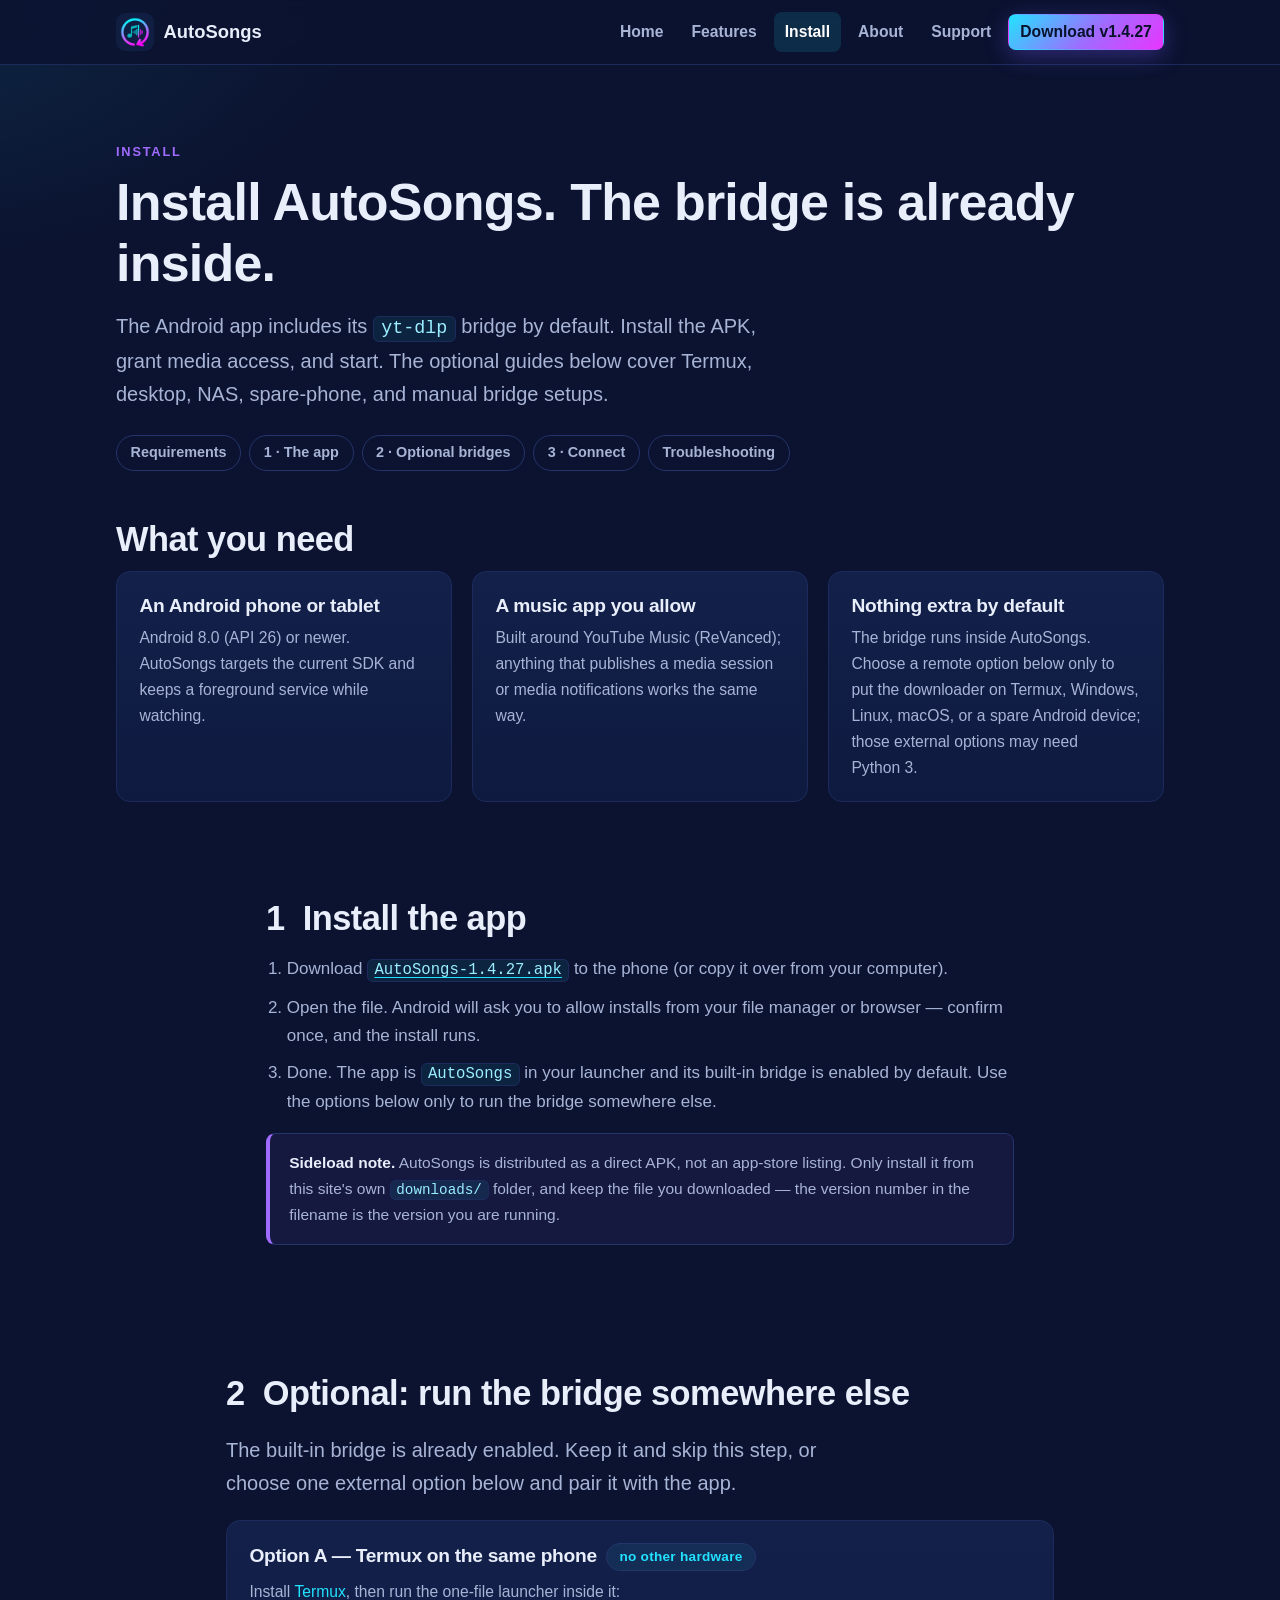
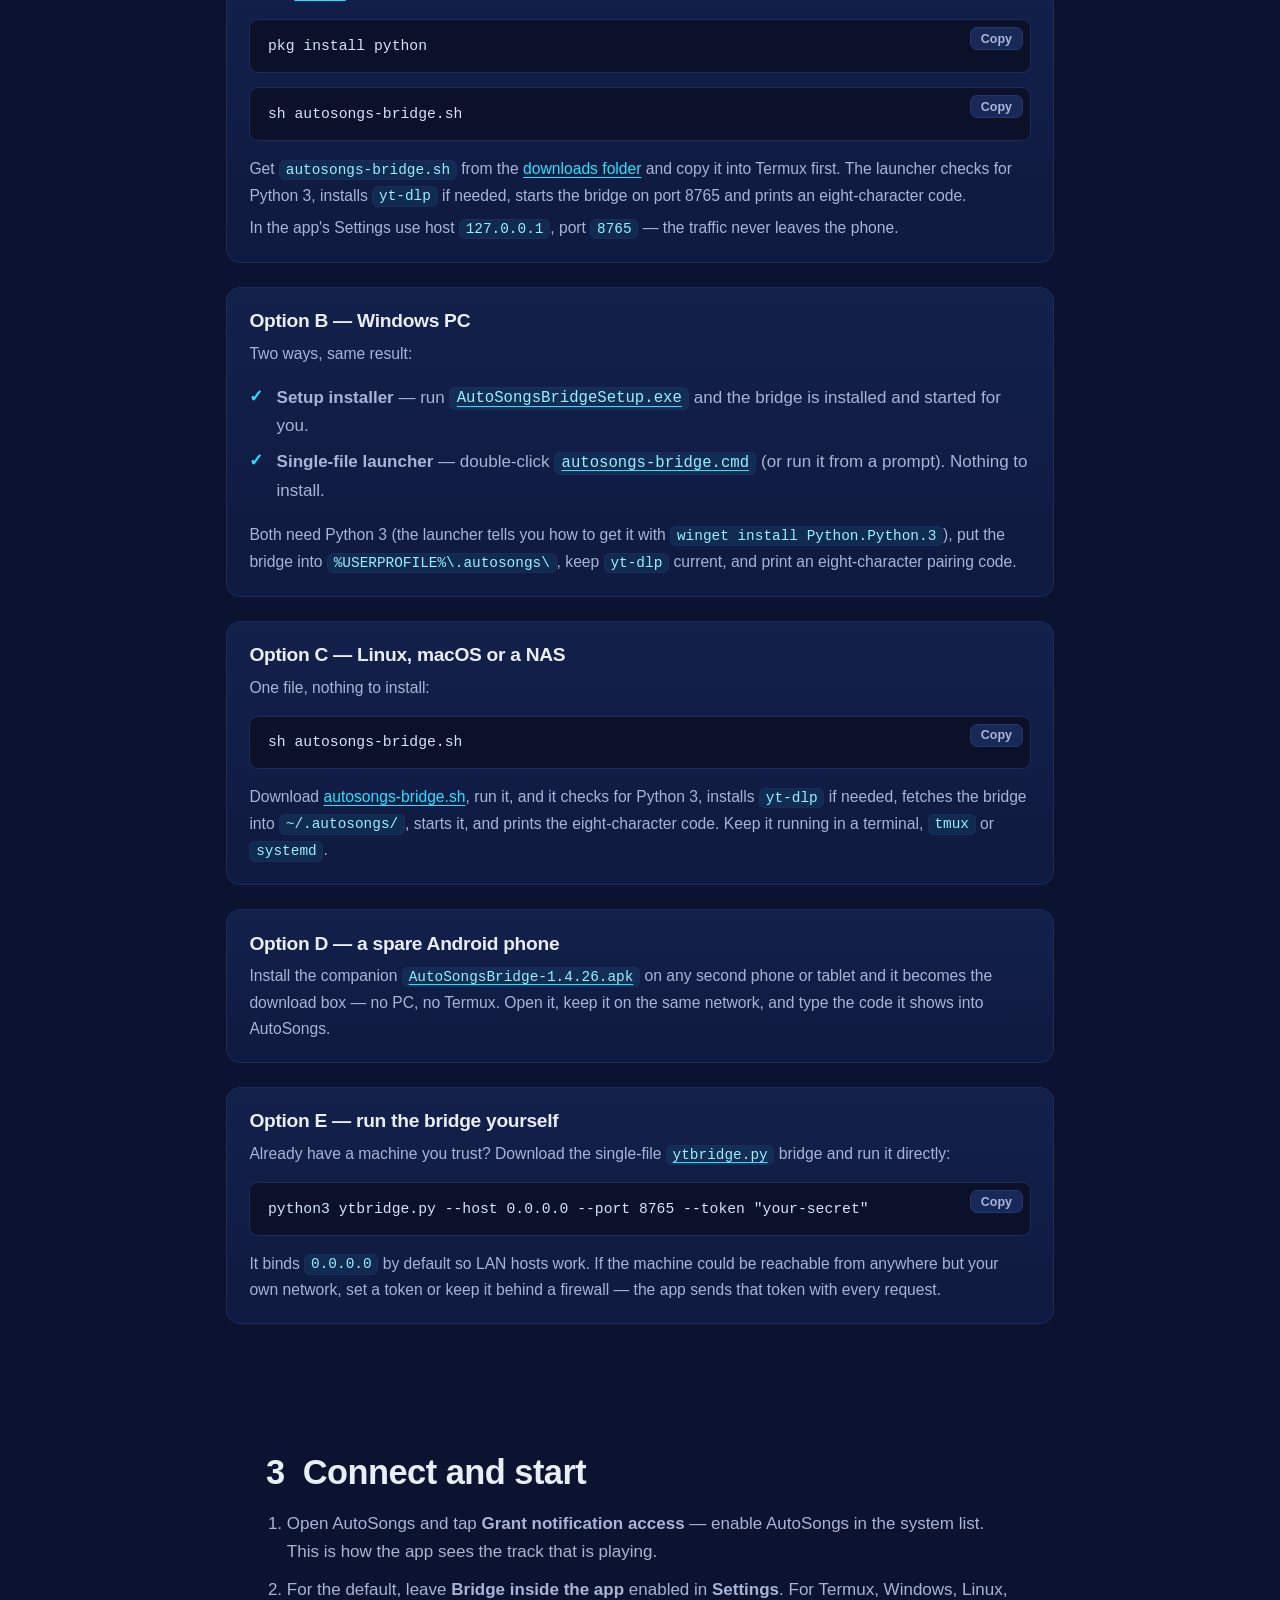
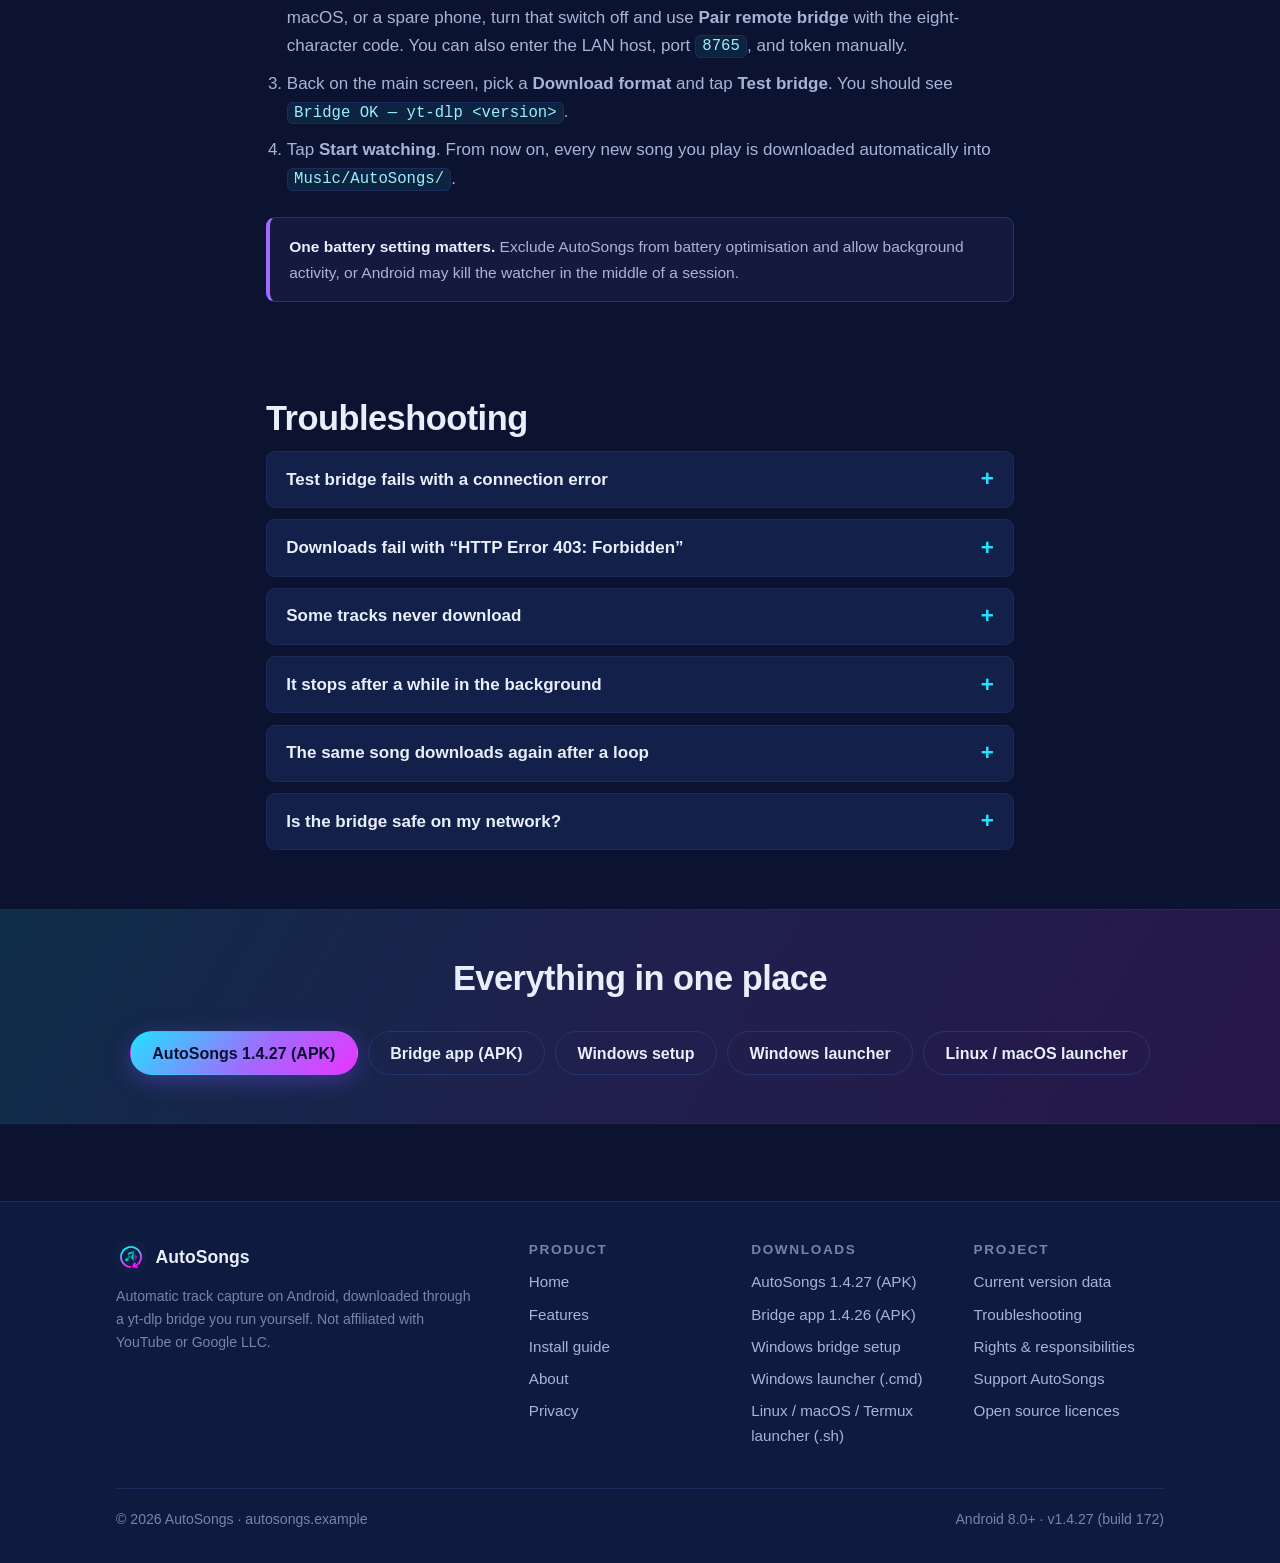
<file: website/install.html>
<!doctype html>
<html lang="en" class="no-js">
<head>
<meta charset="utf-8">
<meta name="viewport" content="width=device-width, initial-scale=1">
<title>Install guide — AutoSongs</title>
<meta name="description" content="Install AutoSongs on Android with its built-in yt-dlp bridge, or follow optional guides for Termux, Windows, Linux/macOS, a spare Android phone, or a manual bridge. Pairing, first run and troubleshooting.">
<link rel="canonical" href="https://autosongs.example/install.html">
<meta property="og:site_name" content="AutoSongs">
<meta property="og:type" content="website">
<meta property="og:title" content="Install guide — AutoSongs">
<meta property="og:description" content="Two steps: the app on your phone, the bridge on a machine you trust. Five minutes, start to finish.">
<meta property="og:url" content="https://autosongs.example/install.html">
<meta property="og:image" content="https://autosongs.example/assets/img/og-image.png">
<meta name="twitter:card" content="summary_large_image">
<meta name="theme-color" content="#0b1330">
<link rel="icon" href="assets/img/favicon.ico">
<link rel="apple-touch-icon" href="assets/img/apple-touch-icon.png">
<link rel="manifest" href="site.webmanifest">
<link rel="stylesheet" href="assets/css/styles.css">
<script src="assets/js/app.js" defer></script>
</head>
<body>
<a class="skip-link" href="#main">Skip to main content</a>

<header class="site-header">
  <div class="container bar">
    <a class="brand" href="index.html">
      <img src="assets/img/logo-96.png" alt="" width="38" height="38">
      AutoSongs
    </a>
    <button class="nav-toggle" id="nav-toggle" type="button" aria-expanded="false" aria-controls="site-nav" aria-label="Toggle navigation menu"><span></span></button>
    <nav class="site-nav" id="site-nav" aria-label="Main navigation">
      <a href="index.html">Home</a>
      <a href="features.html">Features</a>
      <a href="install.html" aria-current="page">Install</a>
      <a href="about.html">About</a>
      <a href="about.html#support">Support</a>
      <a href="downloads/AutoSongs-1.4.27.apk" class="btn btn-primary btn-sm" download>Download&nbsp;v1.4.27</a>
    </nav>
  </div>
</header>

<main id="main">

  <section class="page-hero">
    <div class="container">
      <span class="eyebrow">Install</span>
      <h1>Install AutoSongs. The bridge is already inside.</h1>
      <p class="lead">The Android app includes its <code>yt-dlp</code> bridge by default.
      Install the APK, grant media access, and start. The optional guides below cover
      Termux, desktop, NAS, spare-phone, and manual bridge setups.</p>
      <nav class="toc" aria-label="On this page">
        <a href="#requirements">Requirements</a>
        <a href="#step-app">1 · The app</a>
        <a href="#step-bridge">2 · Optional bridges</a>
        <a href="#step-connect">3 · Connect</a>
        <a href="#troubleshooting">Troubleshooting</a>
      </nav>
    </div>
  </section>

  <!-- ============ REQUIREMENTS ============ -->
  <section class="tight" id="requirements" aria-labelledby="req-title">
    <div class="container">
      <h2 id="req-title">What you need</h2>
      <div class="grid-3">
        <div class="card">
          <h3>An Android phone or tablet</h3>
          <p>Android 8.0 (API 26) or newer. AutoSongs targets the current SDK and keeps a
          foreground service while watching.</p>
        </div>
        <div class="card">
          <h3>A music app you allow</h3>
          <p>Built around YouTube Music (ReVanced); anything that publishes a media
          session or media notifications works the same way.</p>
        </div>
        <div class="card">
          <h3>Nothing extra by default</h3>
          <p>The bridge runs inside AutoSongs. Choose a remote option below only to put the
          downloader on Termux, Windows, Linux, macOS, or a spare Android device; those
          external options may need Python&nbsp;3.</p>
        </div>
      </div>
    </div>
  </section>

  <!-- ============ STEP 1: APP ============ -->
  <section class="tight" id="step-app" aria-labelledby="s1-title">
    <div class="container" style="max-width:820px">
      <h2 id="s1-title"><span class="num" aria-hidden="true">1</span>&nbsp; Install the app</h2>
      <ol class="muted" style="padding-left:1.3rem">
        <li style="margin-bottom:.6rem">Download
          <a href="downloads/AutoSongs-1.4.27.apk" download><code>AutoSongs-1.4.27.apk</code></a>
          to the phone (or copy it over from your computer).</li>
        <li style="margin-bottom:.6rem">Open the file. Android will ask you to allow
          installs from your file manager or browser — confirm once, and the install runs.</li>
        <li>Done. The app is <code>AutoSongs</code> in your launcher and its built-in bridge
          is enabled by default. Use the options below only to run the bridge somewhere else.</li>
      </ol>
      <div class="notice">
        <strong>Sideload note.</strong> AutoSongs is distributed as a direct APK, not an
        app-store listing. Only install it from this site's own
        <code>downloads/</code> folder, and keep the file you downloaded — the version
        number in the filename is the version you are running.
      </div>
    </div>
  </section>

  <!-- ============ STEP 2: BRIDGE ============ -->
  <section id="step-bridge" aria-labelledby="s2-title">
    <div class="container" style="max-width:900px">
      <h2 id="s2-title"><span class="num" aria-hidden="true">2</span>&nbsp; Optional: run the bridge somewhere else</h2>
      <p class="lead">The built-in bridge is already enabled. Keep it and skip this step, or
      choose one external option below and pair it with the app.</p>

      <!-- Option A -->
      <div class="card" id="option-a" style="margin-bottom:1.5rem">
        <h3>Option A — Termux on the same phone <span class="chip">no other hardware</span></h3>
        <p class="muted">Install <a href="https://termux.dev/">Termux</a>, then run the
        one-file launcher inside it:</p>
        <div class="cmd-wrap">
        <pre class="cmd" id="cmd-termux-1"><code>pkg install python</code></pre>
        <button class="copy-btn" type="button" data-copy-target="cmd-termux-1">Copy</button>
        </div>
        <div class="cmd-wrap">
        <pre class="cmd" id="cmd-termux-2"><code>sh autosongs-bridge.sh</code></pre>
        <button class="copy-btn" type="button" data-copy-target="cmd-termux-2">Copy</button>
        </div>
        <p class="muted">Get <code>autosongs-bridge.sh</code> from the
        <a href="downloads/autosongs-bridge.sh" download>downloads folder</a> and copy it
        into Termux first. The launcher checks for Python&nbsp;3, installs
        <code>yt-dlp</code> if needed, starts the bridge on port 8765 and prints an
        eight-character code.</p>
        <p class="mb-0">In the app's Settings use host <code>127.0.0.1</code>, port
        <code>8765</code> — the traffic never leaves the phone.</p>
      </div>

      <!-- Option B -->
      <div class="card" id="option-b" style="margin-bottom:1.5rem">
        <h3>Option B — Windows PC</h3>
        <p class="muted">Two ways, same result:</p>
        <ul class="checks">
          <li><strong>Setup installer</strong> — run
            <a href="downloads/AutoSongsBridgeSetup.exe" download><code>AutoSongsBridgeSetup.exe</code></a>
            and the bridge is installed and started for you.</li>
          <li><strong>Single-file launcher</strong> — double-click
            <a href="downloads/autosongs-bridge.cmd" download><code>autosongs-bridge.cmd</code></a>
            (or run it from a prompt). Nothing to install.</li>
        </ul>
        <p class="mb-0 muted">Both need Python&nbsp;3 (the launcher tells you how to get it
        with <code>winget install Python.Python.3</code>), put the bridge into
        <code>%USERPROFILE%\.autosongs\</code>, keep <code>yt-dlp</code> current, and print
        an eight-character pairing code.</p>
      </div>

      <!-- Option C -->
      <div class="card" id="option-c" style="margin-bottom:1.5rem">
        <h3>Option C — Linux, macOS or a NAS</h3>
        <p class="muted">One file, nothing to install:</p>
        <div class="cmd-wrap">
        <pre class="cmd" id="cmd-sh"><code>sh autosongs-bridge.sh</code></pre>
        <button class="copy-btn" type="button" data-copy-target="cmd-sh">Copy</button>
        </div>
        <p class="mb-0 muted">Download <a href="downloads/autosongs-bridge.sh" download>autosongs-bridge.sh</a>,
        run it, and it checks for Python&nbsp;3, installs <code>yt-dlp</code> if needed,
        fetches the bridge into <code>~/.autosongs/</code>, starts it, and prints the
        eight-character code. Keep it running in a terminal, <code>tmux</code> or
        <code>systemd</code>.</p>
      </div>

      <!-- Option D -->
      <div class="card" id="option-d" style="margin-bottom:1.5rem">
        <h3>Option D — a spare Android phone</h3>
        <p class="muted">Install the companion
          <a href="downloads/AutoSongsBridge-1.4.26.apk" download><code>AutoSongsBridge-1.4.26.apk</code></a>
          on any second phone or tablet and it becomes the download box — no PC, no
          Termux. Open it, keep it on the same network, and type the code it shows into
          AutoSongs.</p>
      </div>

      <!-- Option E -->
      <div class="card" id="option-e">
        <h3>Option E — run the bridge yourself</h3>
        <p class="muted">Already have a machine you trust? Download the single-file
        <a href="ytbridge.py" download><code>ytbridge.py</code></a> bridge and run it directly:</p>
        <div class="cmd-wrap">
        <pre class="cmd" id="cmd-manual"><code>python3 ytbridge.py --host 0.0.0.0 --port 8765 --token "your-secret"</code></pre>
        <button class="copy-btn" type="button" data-copy-target="cmd-manual">Copy</button>
        </div>
        <p class="mb-0 muted">It binds <code>0.0.0.0</code> by default so LAN hosts work.
        If the machine could be reachable from anywhere but your own network, set a token
        or keep it behind a firewall — the app sends that token with every request.</p>
      </div>
    </div>
  </section>

  <!-- ============ STEP 3: CONNECT ============ -->
  <section class="tight" id="step-connect" aria-labelledby="s3-title">
    <div class="container" style="max-width:820px">
      <h2 id="s3-title"><span class="num" aria-hidden="true">3</span>&nbsp; Connect and start</h2>
      <ol class="muted" style="padding-left:1.3rem">
        <li style="margin-bottom:.6rem">Open AutoSongs and tap
          <strong>Grant notification access</strong> — enable AutoSongs in the system list.
          This is how the app sees the track that is playing.</li>
        <li style="margin-bottom:.6rem">For the default, leave <strong>Bridge inside the app</strong>
          enabled in <strong>Settings</strong>. For Termux, Windows, Linux, macOS, or a spare
          phone, turn that switch off and use <strong>Pair remote bridge</strong> with the
          eight-character code. You can also enter the LAN host, port <code>8765</code>,
          and token manually.</li>
        <li style="margin-bottom:.6rem">Back on the main screen, pick a
          <strong>Download format</strong> and tap <strong>Test bridge</strong>. You should
          see <code>Bridge OK — yt-dlp &lt;version&gt;</code>.</li>
        <li>Tap <strong>Start watching</strong>. From now on, every new song you play is
          downloaded automatically into <code>Music/AutoSongs/</code>.</li>
      </ol>
      <div class="notice" style="margin-top:1.5rem">
        <strong>One battery setting matters.</strong> Exclude AutoSongs from battery
        optimisation and allow background activity, or Android may kill the watcher in the
        middle of a session.
      </div>
    </div>
  </section>

  <!-- ============ TROUBLESHOOTING ============ -->
  <section class="tight" id="troubleshooting" aria-labelledby="ts-title">
    <div class="container" style="max-width:820px">
      <h2 id="ts-title">Troubleshooting</h2>
      <details>
        <summary>Test bridge fails with a connection error</summary>
        <p>Check the bridge is actually running, then the host and port in Settings
        (<code>127.0.0.1</code> only works for Termux on the phone itself; a PC bridge needs
        its LAN IP, e.g. <code>192.168.1.40</code>). Phone and machine must be on the same
        network, and the machine's firewall must allow port 8765 from the LAN.</p>
      </details>
      <details>
        <summary>Downloads fail with “HTTP Error 403: Forbidden”</summary>
        <p>A stale <code>yt-dlp</code> after a YouTube change — the usual cause. Update it:
        <code>pip install -U yt-dlp</code>, or simply re-run the launcher, which keeps the
        engine current. No app update is needed.</p>
      </details>
      <details>
        <summary>Some tracks never download</summary>
        <p>Check the guard rails: minimum track length, minimum playback seconds and the
        artist blocklist all skip tracks on purpose. Widen them, then watch the app's status
        area to see what it detected.</p>
      </details>
      <details>
        <summary>It stops after a while in the background</summary>
        <p>Battery optimisation. Exclude AutoSongs from it, allow background activity, and
        keep the notification access enabled. Aggressive OEM battery managers are the most
        common culprit.</p>
      </details>
      <details>
        <summary>The same song downloads again after a loop</summary>
        <p>Increase the dedupe window (“skip re-downloading within N hours”) in Settings.</p>
      </details>
      <details>
        <summary>Is the bridge safe on my network?</summary>
        <p>By default it listens on all interfaces so LAN boxes work. On anything but a
        trusted network, set <code>--token</code> (or use the launcher's pairing code) and
        keep the machine behind your firewall. See the <a href="privacy.html">privacy page</a>
        for what data crosses the wire.</p>
      </details>
    </div>
  </section>

  <section class="cta-band tight">
    <div class="container">
      <h2 class="mt-0">Everything in one place</h2>
      <div class="pill-row" style="justify-content:center; margin-top:1rem">
        <a class="btn btn-primary" href="downloads/AutoSongs-1.4.27.apk" download>AutoSongs 1.4.27 (APK)</a>
        <a class="btn btn-ghost" href="downloads/AutoSongsBridge-1.4.26.apk" download>Bridge app (APK)</a>
        <a class="btn btn-ghost" href="downloads/AutoSongsBridgeSetup.exe" download>Windows setup</a>
        <a class="btn btn-ghost" href="downloads/autosongs-bridge.cmd" download>Windows launcher</a>
        <a class="btn btn-ghost" href="downloads/autosongs-bridge.sh" download>Linux / macOS launcher</a>
      </div>
    </div>
  </section>

</main>

<footer class="site-footer">
  <div class="container">
    <div class="footer-grid">
      <div>
        <div class="footer-brand"><img src="assets/img/logo-96.png" alt="" width="30" height="30"> AutoSongs</div>
        <p class="footer-note">Automatic track capture on Android, downloaded through a
        yt-dlp bridge you run yourself. Not affiliated with YouTube or Google LLC.</p>
      </div>
      <div>
        <h2>Product</h2>
        <ul>
          <li><a href="index.html">Home</a></li>
          <li><a href="features.html">Features</a></li>
          <li><a href="install.html">Install guide</a></li>
          <li><a href="about.html">About</a></li>
          <li><a href="privacy.html">Privacy</a></li>
        </ul>
      </div>
      <div>
        <h2>Downloads</h2>
        <ul>
          <li><a href="downloads/AutoSongs-1.4.27.apk" download>AutoSongs 1.4.27 (APK)</a></li>
          <li><a href="downloads/AutoSongsBridge-1.4.26.apk" download>Bridge app 1.4.26 (APK)</a></li>
          <li><a href="downloads/AutoSongsBridgeSetup.exe" download>Windows bridge setup</a></li>
          <li><a href="downloads/autosongs-bridge.cmd" download>Windows launcher (.cmd)</a></li>
          <li><a href="downloads/autosongs-bridge.sh" download>Linux / macOS / Termux launcher (.sh)</a></li>
        </ul>
      </div>
      <div>
        <h2>Project</h2>
        <ul>
          <li><a href="version.json">Current version data</a></li>
          <li><a href="install.html#troubleshooting">Troubleshooting</a></li>
          <li><a href="about.html#rights">Rights &amp; responsibilities</a></li>
          <li><a href="https://ko-fi.com/autosongs" rel="noopener">Support AutoSongs</a></li>
          <li><a href="about.html#rights">Open source licences</a></li>
        </ul>
      </div>
    </div>
    <div class="footer-bottom">
      <span>© <span class="year" data-year>2026</span> AutoSongs &middot; autosongs.example</span>
      <span>Android 8.0+ &middot; v1.4.27 (build 172)</span>
    </div>
  </div>
</footer>

</body>
</html>
</file>
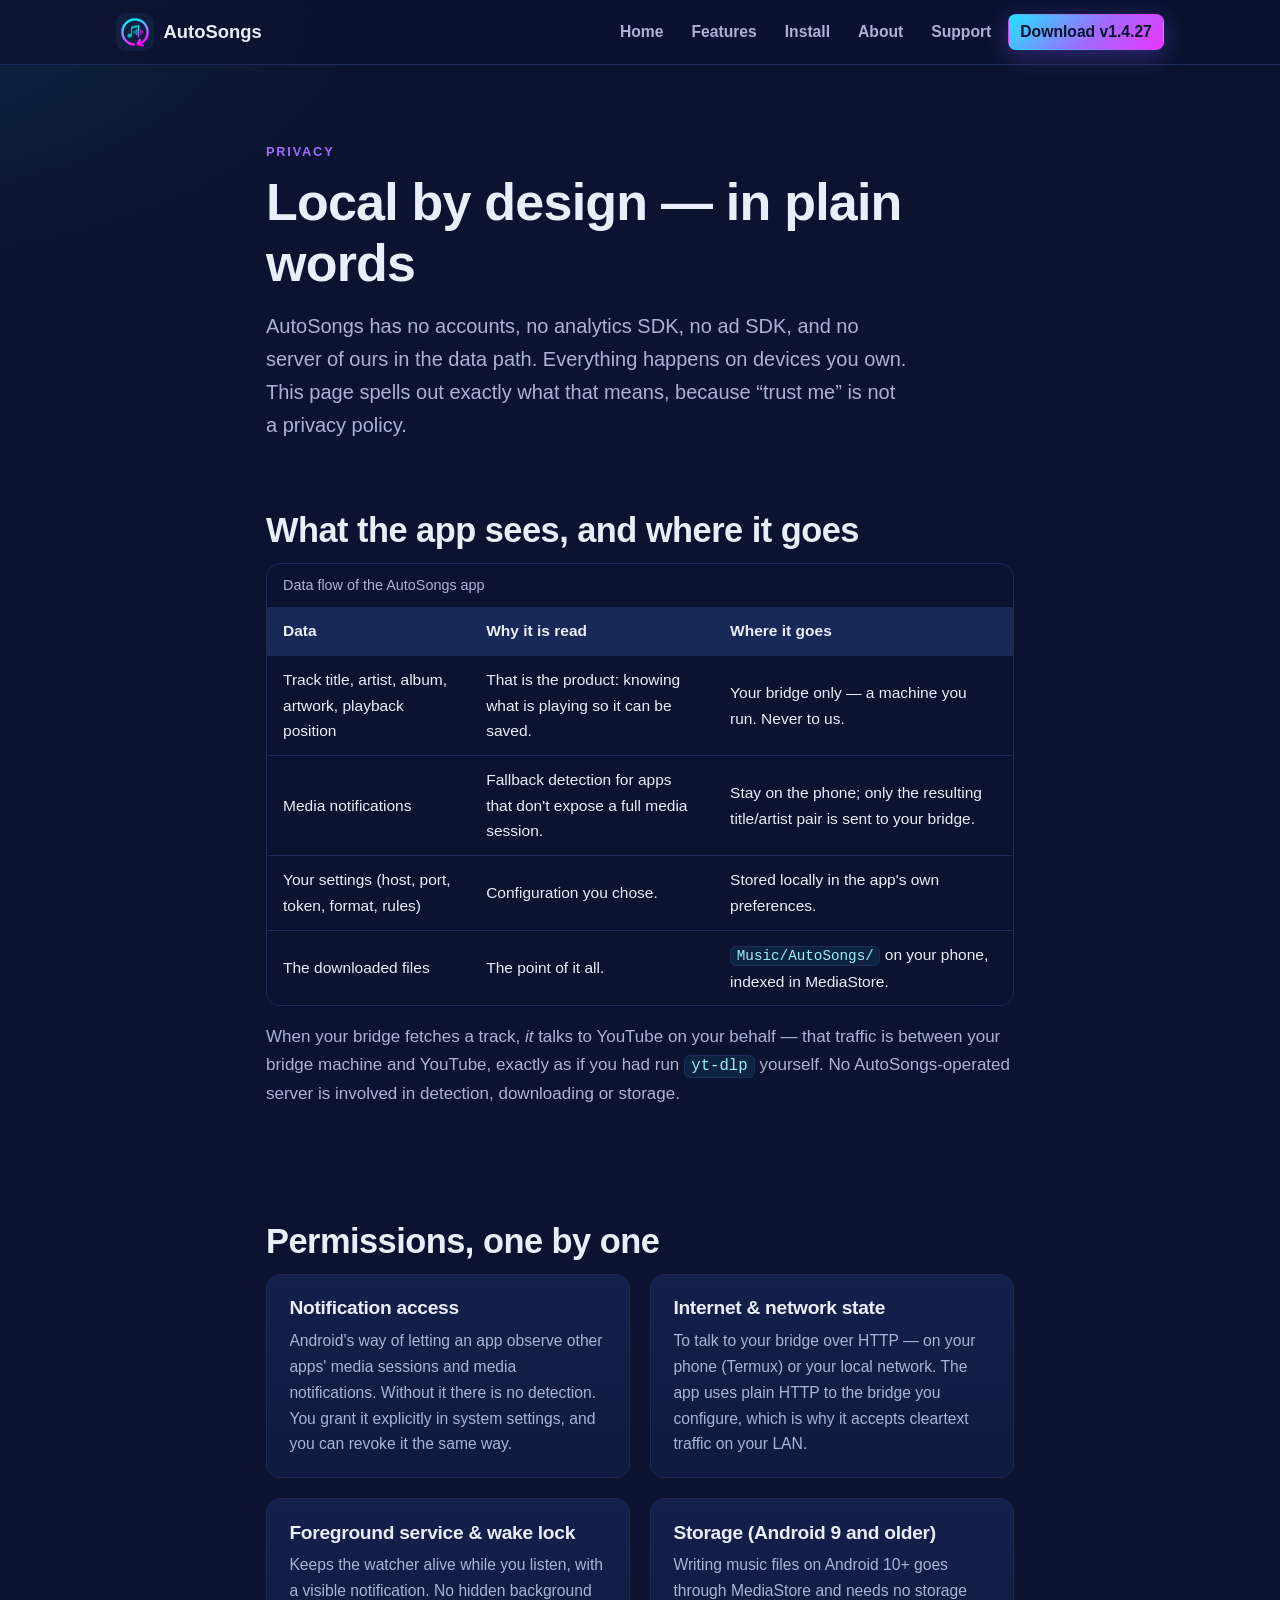
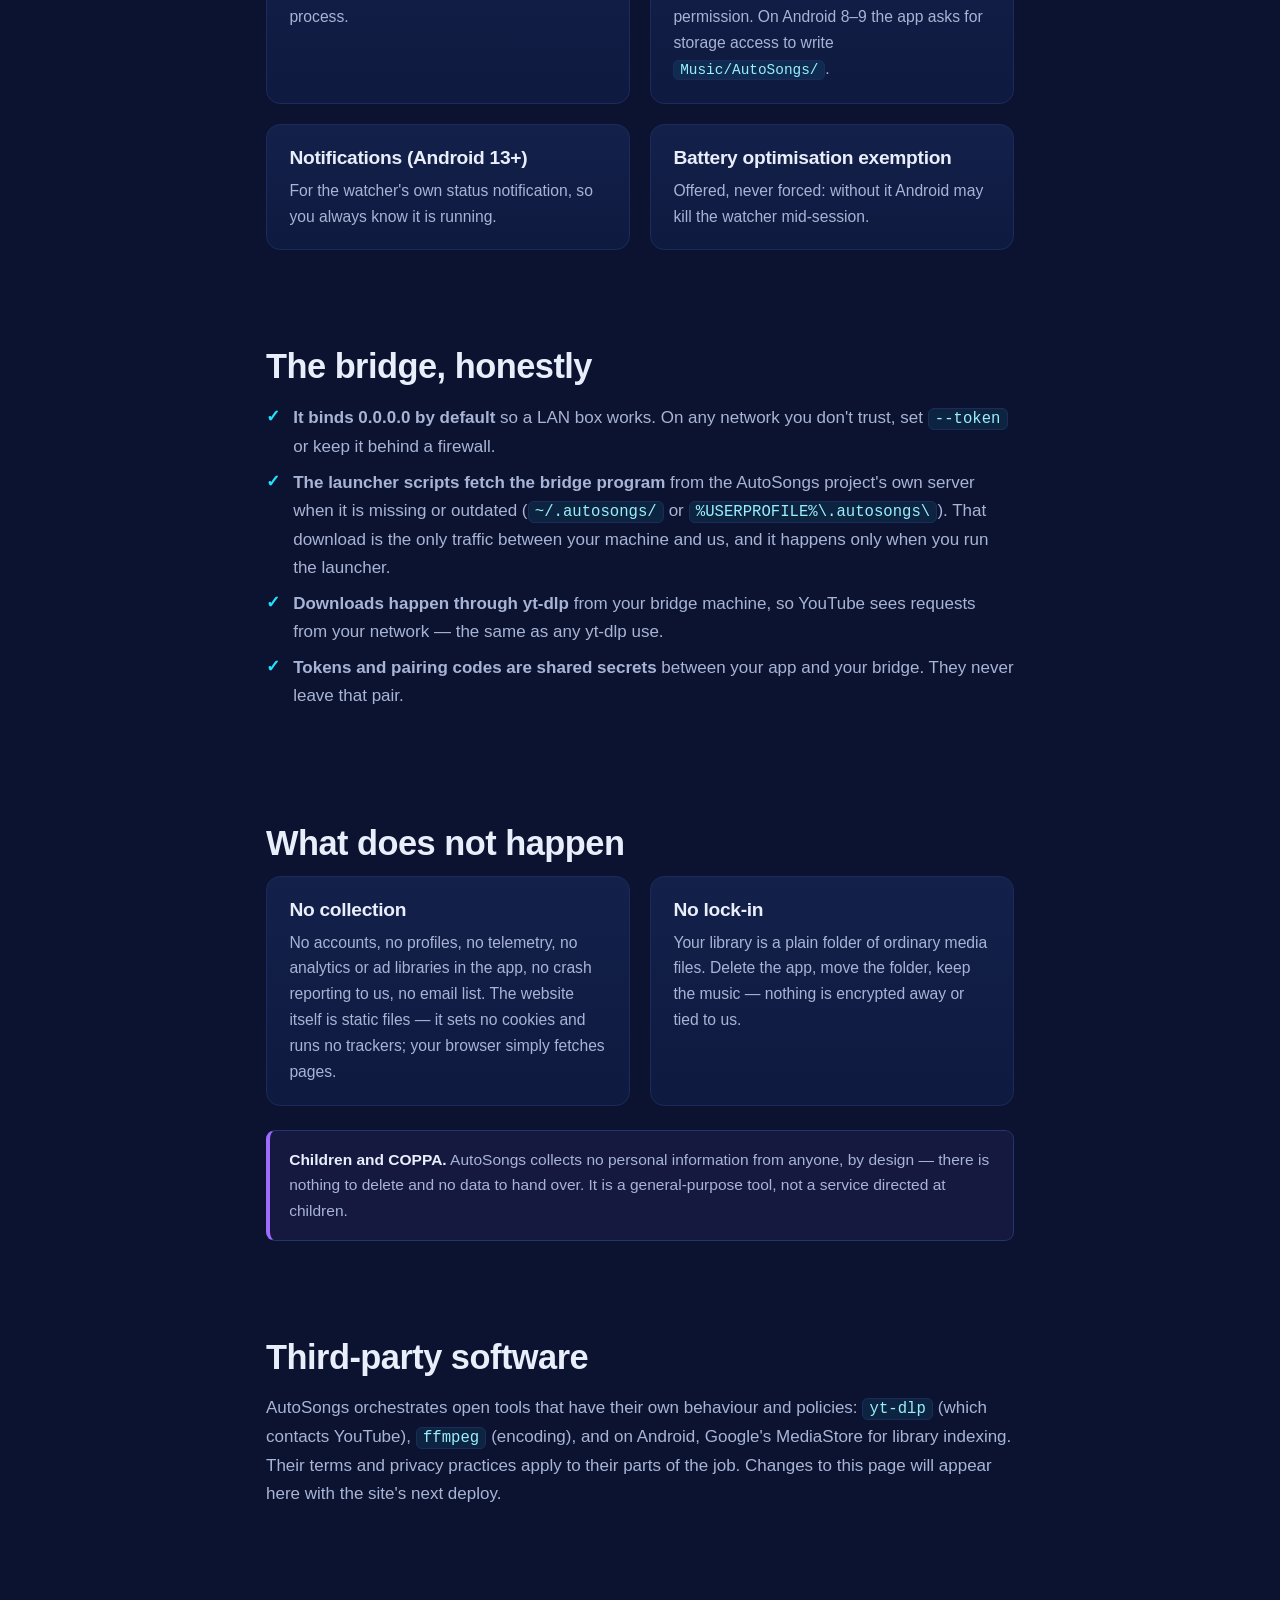
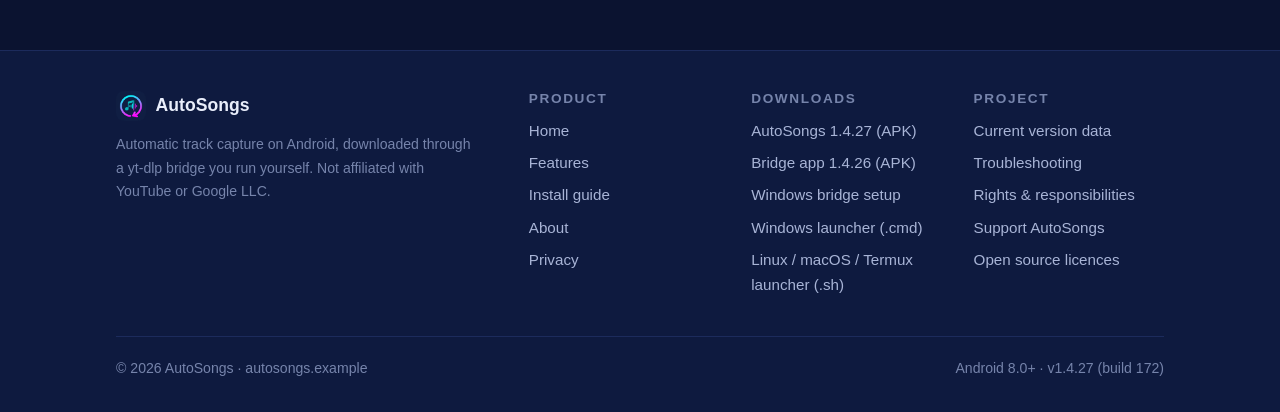
<file: website/privacy.html>
<!doctype html>
<html lang="en" class="no-js">
<head>
<meta charset="utf-8">
<meta name="viewport" content="width=device-width, initial-scale=1">
<title>Privacy — AutoSongs</title>
<meta name="description" content="Exactly what AutoSongs sees, where it sends it, and where it doesn't: local-first design, no accounts, no analytics, no ad SDKs, bridge data flow, permissions explained and third-party software.">
<link rel="canonical" href="https://autosongs.example/privacy.html">
<meta property="og:site_name" content="AutoSongs">
<meta property="og:type" content="website">
<meta property="og:title" content="Privacy — AutoSongs">
<meta property="og:description" content="AutoSongs runs on devices you own and talks to the bridge you run. Here is the full data flow, in plain words.">
<meta property="og:url" content="https://autosongs.example/privacy.html">
<meta property="og:image" content="https://autosongs.example/assets/img/og-image.png">
<meta name="twitter:card" content="summary_large_image">
<meta name="theme-color" content="#0b1330">
<link rel="icon" href="assets/img/favicon.ico">
<link rel="apple-touch-icon" href="assets/img/apple-touch-icon.png">
<link rel="manifest" href="site.webmanifest">
<link rel="stylesheet" href="assets/css/styles.css">
<script src="assets/js/app.js" defer></script>
</head>
<body>
<a class="skip-link" href="#main">Skip to main content</a>

<header class="site-header">
  <div class="container bar">
    <a class="brand" href="index.html">
      <img src="assets/img/logo-96.png" alt="" width="38" height="38">
      AutoSongs
    </a>
    <button class="nav-toggle" id="nav-toggle" type="button" aria-expanded="false" aria-controls="site-nav" aria-label="Toggle navigation menu"><span></span></button>
    <nav class="site-nav" id="site-nav" aria-label="Main navigation">
      <a href="index.html">Home</a>
      <a href="features.html">Features</a>
      <a href="install.html">Install</a>
      <a href="about.html">About</a>
      <a href="about.html#support">Support</a>
      <a href="downloads/AutoSongs-1.4.27.apk" class="btn btn-primary btn-sm" download>Download&nbsp;v1.4.27</a>
    </nav>
  </div>
</header>

<main id="main">

  <section class="page-hero">
    <div class="container" style="max-width:820px">
      <span class="eyebrow">Privacy</span>
      <h1>Local by design — in plain words</h1>
      <p class="lead">AutoSongs has no accounts, no analytics SDK, no ad SDK, and no server
      of ours in the data path. Everything happens on devices you own. This page spells out
      exactly what that means, because “trust me” is not a privacy policy.</p>
    </div>
  </section>

  <section class="tight" aria-labelledby="flow-title">
    <div class="container" style="max-width:820px">
      <h2 id="flow-title">What the app sees, and where it goes</h2>
      <div class="table-wrap">
        <table>
          <caption class="muted small" style="padding:.6rem 1rem; text-align:left">Data flow of the AutoSongs app</caption>
          <thead>
            <tr><th scope="col">Data</th><th scope="col">Why it is read</th><th scope="col">Where it goes</th></tr>
          </thead>
          <tbody>
            <tr>
              <td>Track title, artist, album, artwork, playback position</td>
              <td>That is the product: knowing what is playing so it can be saved.</td>
              <td>Your bridge only — a machine you run. Never to us.</td>
            </tr>
            <tr>
              <td>Media notifications</td>
              <td>Fallback detection for apps that don't expose a full media session.</td>
              <td>Stay on the phone; only the resulting title/artist pair is sent to your bridge.</td>
            </tr>
            <tr>
              <td>Your settings (host, port, token, format, rules)</td>
              <td>Configuration you chose.</td>
              <td>Stored locally in the app's own preferences.</td>
            </tr>
            <tr>
              <td>The downloaded files</td>
              <td>The point of it all.</td>
              <td><code>Music/AutoSongs/</code> on your phone, indexed in MediaStore.</td>
            </tr>
          </tbody>
        </table>
      </div>
      <p class="muted">When your bridge fetches a track, <em>it</em> talks to YouTube on
      your behalf — that traffic is between your bridge machine and YouTube, exactly as if
      you had run <code>yt-dlp</code> yourself. No AutoSongs-operated server is involved in
      detection, downloading or storage.</p>
    </div>
  </section>

  <section class="tight" aria-labelledby="perm-title">
    <div class="container" style="max-width:820px">
      <h2 id="perm-title">Permissions, one by one</h2>
      <div class="grid-2">
        <div class="card">
          <h3>Notification access</h3>
          <p>Android's way of letting an app observe other apps' media sessions and media
          notifications. Without it there is no detection. You grant it explicitly in
          system settings, and you can revoke it the same way.</p>
        </div>
        <div class="card">
          <h3>Internet &amp; network state</h3>
          <p>To talk to your bridge over HTTP — on your phone (Termux) or your local
          network. The app uses plain HTTP to the bridge you configure, which is why it
          accepts cleartext traffic on your LAN.</p>
        </div>
        <div class="card">
          <h3>Foreground service &amp; wake lock</h3>
          <p>Keeps the watcher alive while you listen, with a visible notification. No
          hidden background process.</p>
        </div>
        <div class="card">
          <h3>Storage (Android 9 and older)</h3>
          <p>Writing music files on Android 10+ goes through MediaStore and needs no
          storage permission. On Android 8–9 the app asks for storage access to write
          <code>Music/AutoSongs/</code>.</p>
        </div>
        <div class="card">
          <h3>Notifications (Android 13+)</h3>
          <p>For the watcher's own status notification, so you always know it is running.</p>
        </div>
        <div class="card">
          <h3>Battery optimisation exemption</h3>
          <p>Offered, never forced: without it Android may kill the watcher mid-session.</p>
        </div>
      </div>
    </div>
  </section>

  <section class="tight" aria-labelledby="bridge-net-title">
    <div class="container" style="max-width:820px">
      <h2 id="bridge-net-title">The bridge, honestly</h2>
      <ul class="checks" style="max-width:60rem">
        <li><strong>It binds 0.0.0.0 by default</strong> so a LAN box works. On any network
        you don't trust, set <code>--token</code> or keep it behind a firewall.</li>
        <li><strong>The launcher scripts fetch the bridge program</strong> from the
        AutoSongs project's own server when it is missing or outdated
        (<code>~/.autosongs/</code> or <code>%USERPROFILE%\.autosongs\</code>). That
        download is the only traffic between your machine and us, and it happens only when
        you run the launcher.</li>
        <li><strong>Downloads happen through yt-dlp</strong> from your bridge machine, so
        YouTube sees requests from your network — the same as any yt-dlp use.</li>
        <li><strong>Tokens and pairing codes are shared secrets</strong> between your app
        and your bridge. They never leave that pair.</li>
      </ul>
    </div>
  </section>

  <section class="tight" aria-labelledby="no-title">
    <div class="container" style="max-width:820px">
      <h2 id="no-title">What does not happen</h2>
      <div class="grid-2">
        <div class="card">
          <h3>No collection</h3>
          <p>No accounts, no profiles, no telemetry, no analytics or ad libraries in the
          app, no crash reporting to us, no email list. The website itself is static files —
          it sets no cookies and runs no trackers; your browser simply fetches pages.</p>
        </div>
        <div class="card">
          <h3>No lock-in</h3>
          <p>Your library is a plain folder of ordinary media files. Delete the app, move
          the folder, keep the music — nothing is encrypted away or tied to us.</p>
        </div>
      </div>
      <div class="notice" style="margin-top:1.5rem">
        <strong>Children and COPPA.</strong> AutoSongs collects no personal information from
        anyone, by design — there is nothing to delete and no data to hand over. It is a
        general-purpose tool, not a service directed at children.
      </div>
    </div>
  </section>

  <section class="tight" aria-labelledby="third-title">
    <div class="container" style="max-width:820px">
      <h2 id="third-title">Third-party software</h2>
      <p class="muted">AutoSongs orchestrates open tools that have their own behaviour and
      policies: <code>yt-dlp</code> (which contacts YouTube), <code>ffmpeg</code> (encoding),
      and on Android, Google's MediaStore for library indexing. Their terms and privacy
      practices apply to their parts of the job. Changes to this page will appear here with
      the site's next deploy.</p>
    </div>
  </section>

</main>

<footer class="site-footer">
  <div class="container">
    <div class="footer-grid">
      <div>
        <div class="footer-brand"><img src="assets/img/logo-96.png" alt="" width="30" height="30"> AutoSongs</div>
        <p class="footer-note">Automatic track capture on Android, downloaded through a
        yt-dlp bridge you run yourself. Not affiliated with YouTube or Google LLC.</p>
      </div>
      <div>
        <h2>Product</h2>
        <ul>
          <li><a href="index.html">Home</a></li>
          <li><a href="features.html">Features</a></li>
          <li><a href="install.html">Install guide</a></li>
          <li><a href="about.html">About</a></li>
          <li><a href="privacy.html">Privacy</a></li>
        </ul>
      </div>
      <div>
        <h2>Downloads</h2>
        <ul>
          <li><a href="downloads/AutoSongs-1.4.27.apk" download>AutoSongs 1.4.27 (APK)</a></li>
          <li><a href="downloads/AutoSongsBridge-1.4.26.apk" download>Bridge app 1.4.26 (APK)</a></li>
          <li><a href="downloads/AutoSongsBridgeSetup.exe" download>Windows bridge setup</a></li>
          <li><a href="downloads/autosongs-bridge.cmd" download>Windows launcher (.cmd)</a></li>
          <li><a href="downloads/autosongs-bridge.sh" download>Linux / macOS / Termux launcher (.sh)</a></li>
        </ul>
      </div>
      <div>
        <h2>Project</h2>
        <ul>
          <li><a href="version.json">Current version data</a></li>
          <li><a href="install.html#troubleshooting">Troubleshooting</a></li>
          <li><a href="about.html#rights">Rights &amp; responsibilities</a></li>
          <li><a href="https://ko-fi.com/autosongs" rel="noopener">Support AutoSongs</a></li>
          <li><a href="about.html#rights">Open source licences</a></li>
        </ul>
      </div>
    </div>
    <div class="footer-bottom">
      <span>© <span class="year" data-year>2026</span> AutoSongs &middot; autosongs.example</span>
      <span>Android 8.0+ &middot; v1.4.27 (build 172)</span>
    </div>
  </div>
</footer>

</body>
</html>
</file>
<file: website/assets/css/styles.css>
/* ==========================================================================
   AutoSongs — autosongs.example
   Single shared stylesheet. Dark navy theme built from the brand logo
   (cyan #04f8ff -> violet #c156fc -> magenta #e935ff on navy #101f44).
   No frameworks, no external fonts, no external assets.
   ========================================================================== */

:root {
  --bg:        #0b1330;
  --bg-2:      #0e1a3f;
  --surface:   #13204a;
  --surface-2: #182857;
  --line:      #24356b;
  --line-soft: #1c2b5c;

  --text:      #e9eefb;
  --muted:     #a8b4d6;
  --faint:     #7684ab;

  --cyan:      #22e3ff;
  --violet:    #a06bff;
  --magenta:   #e935ff;
  --teal:      #17c8cf;

  --grad:      linear-gradient(90deg, var(--cyan), var(--violet) 55%, var(--magenta));
  --grad-br:   linear-gradient(135deg, var(--cyan), var(--violet) 55%, var(--magenta));

  --radius:    14px;
  --radius-sm: 9px;
  --shadow:    0 10px 30px rgba(3, 8, 24, .45);

  --maxw:      1120px;
  --pad:       clamp(1rem, 4vw, 2.25rem);

  --font: -apple-system, BlinkMacSystemFont, "Segoe UI", Roboto, "Helvetica Neue",
          Arial, "Noto Sans", sans-serif;
  --mono: ui-monospace, "Cascadia Mono", "SF Mono", Consolas, "Liberation Mono",
          Menlo, monospace;
}

* { box-sizing: border-box; }

html { scroll-behavior: smooth; }
@media (prefers-reduced-motion: reduce) {
  html { scroll-behavior: auto; }
  *, *::before, *::after { animation-duration: 0.01ms !important; transition-duration: 0.01ms !important; }
}

body {
  margin: 0;
  font-family: var(--font);
  font-size: 1.0625rem;
  line-height: 1.65;
  color: var(--text);
  background:
    radial-gradient(1100px 500px at 85% -10%, rgba(160, 107, 255, .14), transparent 60%),
    radial-gradient(900px 480px at -10% 0%, rgba(34, 227, 255, .10), transparent 55%),
    var(--bg);
  -webkit-font-smoothing: antialiased;
}

img { max-width: 100%; height: auto; display: block; }

a { color: var(--cyan); text-decoration-thickness: 1px; text-underline-offset: 3px; }
a:hover { color: #7cf0ff; }

/* Visible keyboard focus everywhere */
:focus-visible {
  outline: 3px solid var(--cyan);
  outline-offset: 3px;
  border-radius: 4px;
}

::selection { background: rgba(160, 107, 255, .45); color: #fff; }

.skip-link {
  position: absolute; left: -9999px; top: 0;
  background: var(--surface-2); color: var(--text);
  padding: .6rem 1rem; border-radius: 0 0 var(--radius-sm) 0; z-index: 100;
}
.skip-link:focus { left: 0; }

.container { max-width: var(--maxw); margin-inline: auto; padding-inline: var(--pad); }

h1, h2, h3 { line-height: 1.18; letter-spacing: -.015em; }
h1 { font-size: clamp(2rem, 5.2vw, 3.25rem); margin: 0 0 1rem; }
h2 { font-size: clamp(1.55rem, 3.4vw, 2.15rem); margin: 0 0 .75rem; }
h3 { font-size: 1.2rem; margin: 0 0 .5rem; }

.lead { font-size: clamp(1.05rem, 1.8vw, 1.25rem); color: var(--muted); max-width: 58ch; }
.grad-text {
  background: var(--grad);
  -webkit-background-clip: text; background-clip: text;
  color: transparent;
}

section { padding-block: clamp(3rem, 7vw, 5rem); }
section.tight { padding-block: clamp(2rem, 4vw, 3rem); }

.eyebrow {
  display: inline-block; font-size: .8rem; font-weight: 700;
  letter-spacing: .14em; text-transform: uppercase; color: var(--violet);
  margin-bottom: .6rem;
}

/* ---------- Buttons ---------- */
.btn {
  display: inline-flex; align-items: center; justify-content: center; gap: .5rem;
  padding: .72rem 1.35rem; border-radius: 999px;
  font-weight: 650; font-size: 1rem; line-height: 1.2;
  text-decoration: none; border: 1px solid transparent; cursor: pointer;
  transition: transform .15s ease, box-shadow .15s ease, background .15s ease;
}
.btn:hover { transform: translateY(-1px); }
.btn-primary {
  background: var(--grad-br); color: #08122c;
  box-shadow: 0 6px 22px rgba(120, 90, 255, .35);
}
.btn-primary:hover { color: #060f26; box-shadow: 0 8px 26px rgba(160, 107, 255, .5); }
.btn-ghost {
  background: transparent; color: var(--text);
  border-color: var(--line);
}
.btn-ghost:hover { border-color: var(--violet); color: #fff; background: rgba(160,107,255,.08); }
.btn-sm { padding: .45rem .95rem; font-size: .9rem; }

/* ---------- Header ---------- */
.site-header {
  position: sticky; top: 0; z-index: 50;
  background: rgba(11, 19, 48, .82);
  backdrop-filter: blur(10px);
  border-bottom: 1px solid var(--line-soft);
}
.bar {
  display: flex; align-items: center; justify-content: space-between;
  gap: 1rem; min-height: 64px; flex-wrap: wrap;
}
.brand {
  display: inline-flex; align-items: center; gap: .6rem;
  font-weight: 750; font-size: 1.15rem; color: var(--text); text-decoration: none;
}
.brand img { border-radius: 9px; }
.site-nav { display: flex; align-items: center; gap: .35rem; flex-wrap: wrap; }
.site-nav a {
  color: var(--muted); text-decoration: none; font-weight: 550; font-size: .98rem;
  padding: .45rem .7rem; border-radius: 8px;
}
.site-nav a:hover { color: #fff; background: rgba(160,107,255,.1); }
.site-nav a[aria-current="page"] { color: #fff; background: rgba(34,227,255,.12); }
.site-nav .btn-primary { color: #08122c; }
.site-nav .btn-primary:hover { background: var(--grad-br); }

.nav-toggle {
  display: none; cursor: pointer; padding: .65rem .55rem; border-radius: 8px;
  background: transparent; border: 1px solid var(--line);
}
.nav-toggle span, .nav-toggle span::before, .nav-toggle span::after {
  display: block; width: 22px; height: 2px; background: var(--text); border-radius: 2px; position: relative;
  content: ""; transition: transform .18s ease, opacity .18s ease;
}
.nav-toggle span::before { position: absolute; top: -7px; }
.nav-toggle span::after  { position: absolute; top: 5px; }

@media (max-width: 860px) {
  /* JS present: collapsible menu. Without JS the nav simply wraps below the bar. */
  html.js .nav-toggle { display: block; }
  html.js .site-nav {
    display: none; width: 100%; flex-direction: column; align-items: stretch;
    padding-block: .5rem .75rem;
  }
  html.js .site-nav.open { display: flex; }
  html.js .site-nav a { padding: .7rem .6rem; }
  html.js .site-nav .btn-primary { margin-top: .4rem; }
  html.js .nav-toggle[aria-expanded="true"] span { background: transparent; }
  html.js .nav-toggle[aria-expanded="true"] span::before { transform: translateY(7px) rotate(45deg); }
  html.js .nav-toggle[aria-expanded="true"] span::after  { transform: translateY(-7px) rotate(-45deg); }
}

/* ---------- Hero ---------- */
.hero { padding-block: clamp(3rem, 8vw, 6rem) clamp(2.5rem, 6vw, 4.5rem); }
.hero-grid {
  display: grid; grid-template-columns: minmax(0, 1.25fr) minmax(0, 1fr);
  gap: clamp(2rem, 5vw, 4rem); align-items: center;
}
@media (max-width: 860px) { .hero-grid { grid-template-columns: 1fr; } .hero-art { order: -1; } }
.chip {
  display: inline-block; padding: .3rem .8rem; border-radius: 999px;
  border: 1px solid var(--line); background: rgba(34,227,255,.07);
  color: var(--cyan); font-size: .85rem; font-weight: 650; letter-spacing: .02em;
}
.hero-ctas { display: flex; gap: .8rem; flex-wrap: wrap; margin-top: 1.6rem; }
.hero-note { margin-top: 1rem; color: var(--faint); font-size: .92rem; }
.hero-art img {
  margin-inline: auto; border-radius: clamp(24px, 4vw, 44px);
  box-shadow: var(--shadow), 0 0 0 1px var(--line);
}

/* ---------- Cards / grids ---------- */
.grid-3 { display: grid; grid-template-columns: repeat(3, minmax(0, 1fr)); gap: 1.25rem; }
.grid-2 { display: grid; grid-template-columns: repeat(2, minmax(0, 1fr)); gap: 1.25rem; }
@media (max-width: 900px) { .grid-3 { grid-template-columns: 1fr 1fr; } }
@media (max-width: 640px) { .grid-3, .grid-2 { grid-template-columns: 1fr; } }

.card {
  background: linear-gradient(180deg, var(--surface), var(--bg-2));
  border: 1px solid var(--line-soft); border-radius: var(--radius);
  padding: 1.4rem 1.4rem 1.25rem;
}
.card h3 { display: flex; align-items: center; gap: .55rem; }
.card p { color: var(--muted); margin: .35rem 0 0; font-size: .98rem; }
.card .num {
  flex: none; width: 34px; height: 34px; border-radius: 50%;
  display: inline-flex; align-items: center; justify-content: center;
  background: var(--grad-br); color: #08122c; font-weight: 800; font-size: 1rem;
}
.card-link { display: block; text-decoration: none; color: var(--text); }
.card-link:hover { border-color: var(--violet); }

.step-arrow { text-align: center; color: var(--faint); }

/* ---------- Format pills ---------- */
.pill-row { display: flex; flex-wrap: wrap; gap: .6rem; }
.pill {
  padding: .45rem 1rem; border-radius: 999px; border: 1px solid var(--line);
  background: var(--surface); color: var(--text); font-family: var(--mono); font-size: .9rem;
}
.pill strong { color: var(--cyan); }

/* ---------- Code / commands ---------- */
.cmd-wrap { position: relative; }
pre.cmd {
  position: relative;
  background: #0a1128; border: 1px solid var(--line-soft); border-radius: var(--radius-sm);
  padding: .9rem 1.1rem; overflow-x: auto; font-family: var(--mono); font-size: .92rem;
  color: #d7e3ff; line-height: 1.55;
}
pre.cmd code { font-family: inherit; }
code:not(pre code) {
  font-family: var(--mono); font-size: .92em;
  background: rgba(34,227,255,.08); border: 1px solid var(--line-soft);
  padding: .08em .4em; border-radius: 6px; color: #9beeff;
  overflow-wrap: anywhere;
}
.copy-btn {
  position: absolute; top: .5rem; right: .5rem; z-index: 2;
  font-family: var(--font); font-size: .78rem; font-weight: 650;
  color: var(--muted); background: var(--surface-2); border: 1px solid var(--line);
  border-radius: 7px; padding: .22rem .6rem; cursor: pointer;
}
.copy-btn:hover { color: #fff; border-color: var(--violet); }
.copy-btn.copied { color: #08122c; background: var(--cyan); border-color: var(--cyan); }

/* ---------- Tables ---------- */
.table-wrap { overflow-x: auto; border: 1px solid var(--line-soft); border-radius: var(--radius); }
table { border-collapse: collapse; width: 100%; font-size: .97rem; }
th, td { text-align: left; padding: .7rem 1rem; border-bottom: 1px solid var(--line-soft); }
th { background: var(--surface-2); font-weight: 650; }
tr:last-child td { border-bottom: 0; }
td code { white-space: nowrap; }

/* ---------- FAQ (native details) ---------- */
details {
  border: 1px solid var(--line-soft); border-radius: var(--radius-sm);
  background: var(--surface); margin-bottom: .7rem; padding: .2rem .9rem;
}
details summary {
  cursor: pointer; font-weight: 650; padding: .65rem .3rem; list-style: none;
  display: flex; justify-content: space-between; align-items: center; gap: 1rem;
}
details summary::-webkit-details-marker { display: none; }
details summary::after { content: "+"; color: var(--cyan); font-size: 1.4rem; line-height: 1; flex: none; }
details[open] summary::after { content: "–"; }
details p { color: var(--muted); margin: .2rem 0 .9rem; }

/* ---------- Page hero (inner pages) ---------- */
.page-hero { padding-block: clamp(2.5rem, 6vw, 4.5rem) 0; }
.page-hero .lead { margin-top: .5rem; }

/* ---------- Table of contents ---------- */
.toc {
  display: flex; flex-wrap: wrap; gap: .5rem; margin-top: 1.5rem;
}
.toc a {
  color: var(--muted); text-decoration: none; font-size: .9rem; font-weight: 600;
  border: 1px solid var(--line); border-radius: 999px; padding: .32rem .85rem;
}
.toc a:hover { color: #fff; border-color: var(--violet); }

/* ---------- CTA band ---------- */
.cta-band {
  background: linear-gradient(120deg, rgba(34,227,255,.12), rgba(160,107,255,.14), rgba(233,53,255,.12));
  border-block: 1px solid var(--line-soft);
  text-align: center;
}
.cta-band .btn { margin-top: 1rem; }

/* ---------- Notice ---------- */
.notice {
  border: 1px solid var(--line); border-left: 4px solid var(--violet);
  background: rgba(160,107,255,.07); border-radius: var(--radius-sm);
  padding: 1rem 1.2rem; color: var(--muted); font-size: .97rem;
}
.notice strong { color: var(--text); }

/* ---------- Footer ---------- */
.site-footer {
  margin-top: clamp(3rem, 6vw, 5rem);
  border-top: 1px solid var(--line-soft);
  background: var(--bg-2);
  padding-block: 2.5rem 2rem;
  font-size: .95rem;
}
.footer-grid { display: grid; grid-template-columns: 2fr 1fr 1fr 1fr; gap: 2rem; }
@media (max-width: 860px) { .footer-grid { grid-template-columns: 1fr 1fr; } }
@media (max-width: 520px) { .footer-grid { grid-template-columns: 1fr; } }
.site-footer h2 { font-size: .85rem; letter-spacing: .12em; text-transform: uppercase; color: var(--faint); margin-bottom: .7rem; }
.site-footer ul { list-style: none; margin: 0; padding: 0; }
.site-footer li { margin-bottom: .45rem; }
.site-footer a { color: var(--muted); text-decoration: none; }
.site-footer a:hover { color: #fff; text-decoration: underline; }
.footer-brand { display: flex; align-items: center; gap: .6rem; font-weight: 750; font-size: 1.1rem; }
.footer-brand img { border-radius: 8px; }
.footer-note { color: var(--faint); font-size: .88rem; margin-top: .8rem; max-width: 46ch; }
.footer-bottom {
  margin-top: 2rem; padding-top: 1.2rem; border-top: 1px solid var(--line-soft);
  display: flex; justify-content: space-between; gap: 1rem; flex-wrap: wrap;
  color: var(--faint); font-size: .88rem;
}

/* ---------- Reveal on scroll (JS adds .in) ---------- */
html.js .reveal { opacity: 0; transform: translateY(14px); transition: opacity .5s ease, transform .5s ease; }
html.js .reveal.in { opacity: 1; transform: none; }
@media (prefers-reduced-motion: reduce) { html.js .reveal { opacity: 1; transform: none; } }

/* ---------- Utility ---------- */
.muted { color: var(--muted); }
.small { font-size: .9rem; }
.center { text-align: center; }
.mt-0 { margin-top: 0; }
.mb-0 { margin-bottom: 0; }
ul.checks { list-style: none; padding-left: 0; }
ul.checks li { padding-left: 1.7rem; position: relative; margin-bottom: .5rem; color: var(--muted); }
ul.checks li::before {
  content: "✓"; position: absolute; left: 0; top: -1px;
  color: var(--cyan); font-weight: 800;
}
</file>
